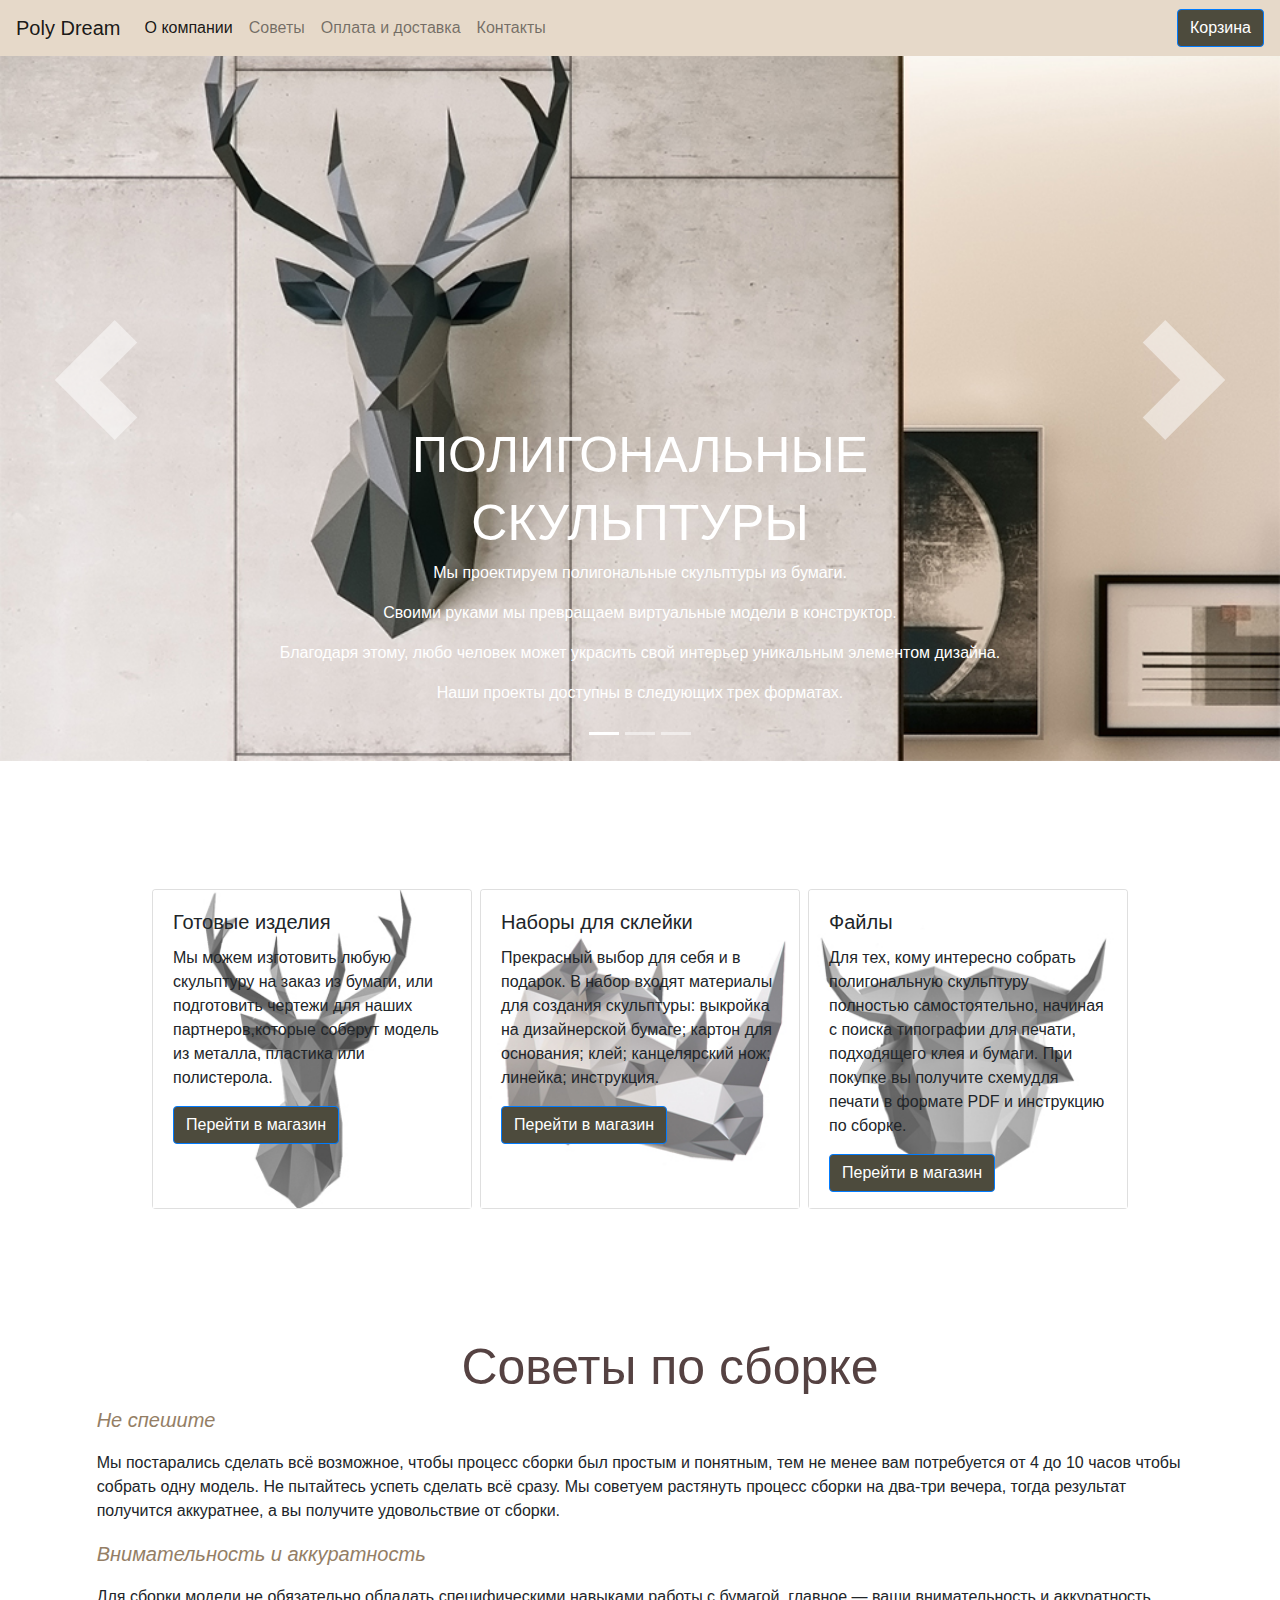
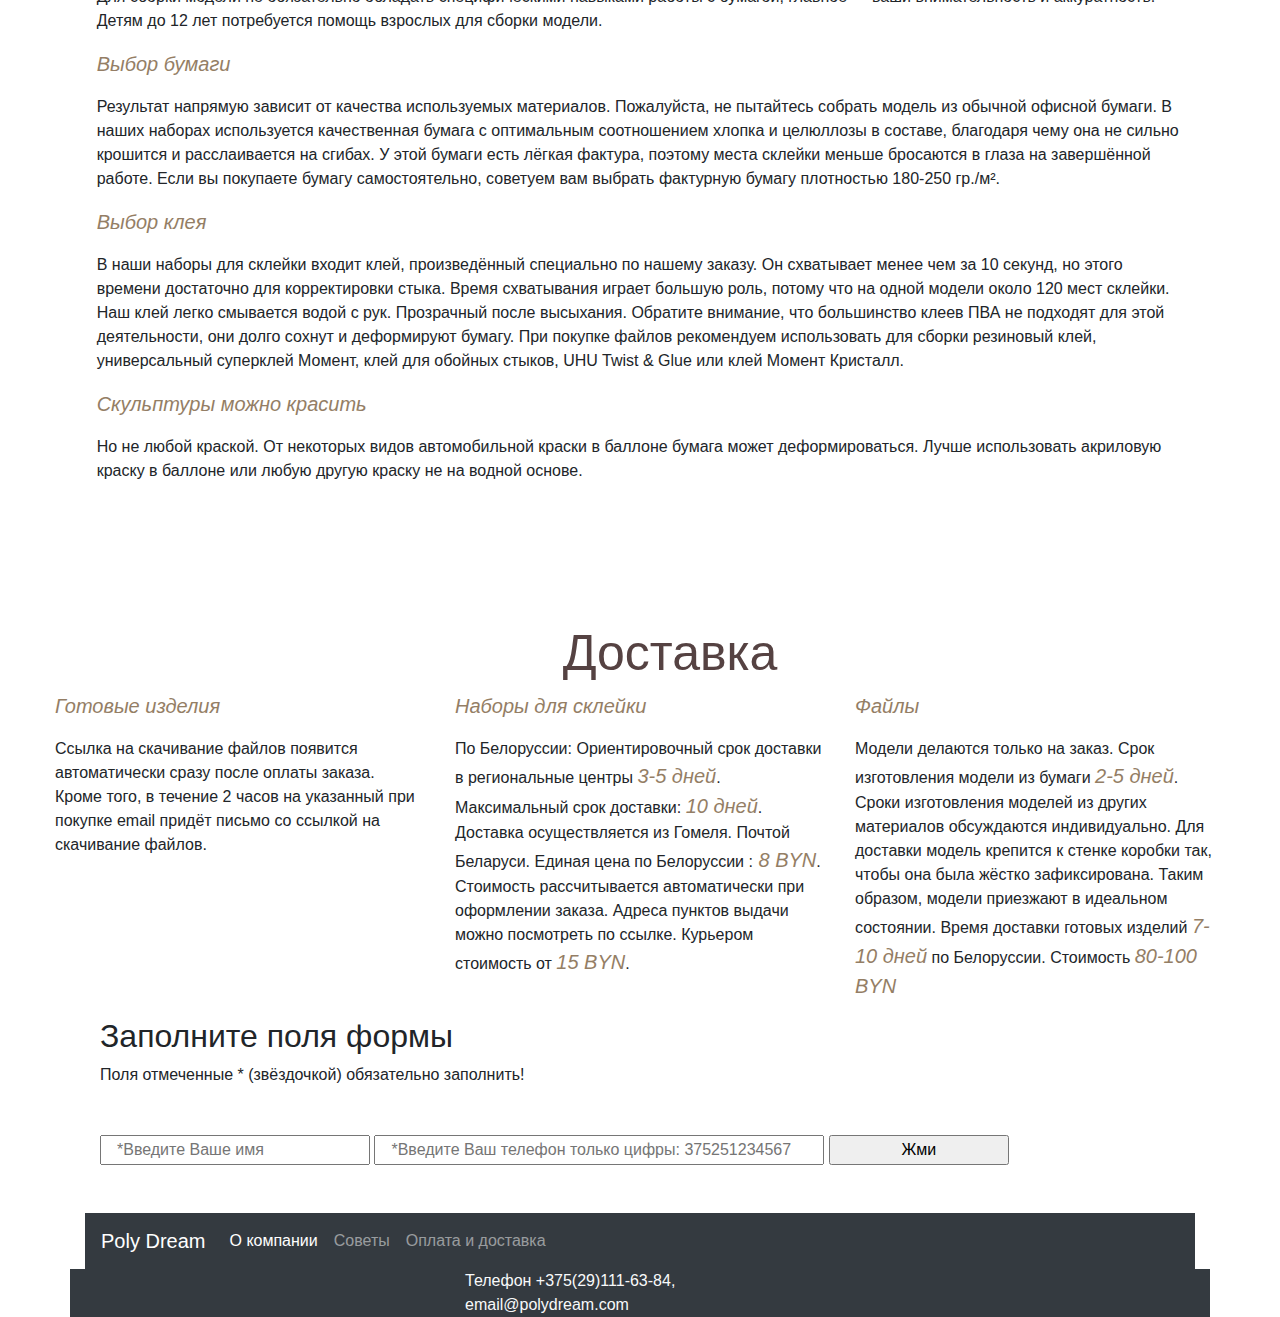
<file: dz10/index.html>
<!doctype html>
<html lang="ru">
  <head>
    <!-- Required meta tags -->
    <meta charset="utf-8">
    <meta name="viewport" content="width=device-width, initial-scale=1, shrink-to-fit=no">

    <!-- Bootstrap CSS -->
    <link rel="stylesheet" href="https://stackpath.bootstrapcdn.com/bootstrap/4.3.1/css/bootstrap.min.css" integrity="sha384-ggOyR0iXCbMQv3Xipma34MD+dH/1fQ784/j6cY/iJTQUOhcWr7x9JvoRxT2MZw1T" crossorigin="anonymous">
    <!-- подключаем свои стили для корректировки отображения на странице -->
    <link rel="stylesheet" href="css/main.css">
    <title>Изучаем Bootstrap 4</title>
  </head>
  <body>
    <!-- навигационная панель -->
      <nav class="navbar navbar-expand-lg navbar-light bg_nav_me fixed-top">
           <a class="navbar-brand" href="#">Poly Dream</a>
          <button class="navbar-toggler" type="button" data-toggle="collapse" data-target="#navbarSupportedContent" aria-controls="navbarSupportedContent" aria-expanded="false" aria-label="Toggle navigation">
            <span class="navbar-toggler-icon"></span>
          </button>
        
          <div class="collapse navbar-collapse" id="navbarSupportedContent">
            <ul class="navbar-nav mr-auto">
              <li class="nav-item active">
                <a class="nav-link" href="#">О компании <span class="sr-only">(current)</span></a>
              </li>
              <li class="nav-item ">
                <a class="nav-link" href="#onas">Советы</a>
              </li>
              <li class="nav-item">
                <a class="nav-link" href="#">Оплата и доставка</a>
              </li>
              <li class="nav-item">
                <a class="nav-link" href="#">Контакты</a>
              </li>
            </ul>
            
          
          </div>
            <a href="#" class="btn btn-primary btn-me " data-toggle="modal" data-target="#exampleModal">Корзина</a>
          </div>
          </div>
          
          <!-- Modal -->
<div class="modal fade" id="exampleModal" tabindex="-1" role="dialog" aria-labelledby="exampleModalLabel" aria-hidden="true">
    <div class="modal-dialog" role="document">
      <div class="modal-content">
        <div class="modal-header">
          <h5 class="modal-title" id="exampleModalLabel">Отправить заявку для заказа</h5>
          <button type="button" class="close" data-dismiss="modal" aria-label="Close">
            <span aria-hidden="true">&times;</span>
          </button>
        </div>
        <div class="modal-body">
  <!-- форма обратной связи -->
  <form>
    <div class="form-group">
      <label for="exampleInputEmail1">Ваш Email адрес</label>
      <input type="email" class="form-control" id="exampleInputEmail1" aria-describedby="emailHelp" placeholder="Enter email">
      <small id="emailHelp" class="form-text text-muted">Ваши данные не будут переданы третьим лицам</small>
    </div>
    <div class="form-group">
      <label for="exampleInputPassword1">Ваш Пароль</label>
      <input type="password" class="form-control" id="exampleInputPassword1" placeholder="Password">
    </div>
    <div class="form-group form-check">
      <input type="checkbox" class="form-check-input" id="exampleCheck1">
      <label class="form-check-label" for="exampleCheck1">Я Согласен с обработкой моих данных</label>
    </div>
    <button type="submit" class="btn btn-primary">Отправить</button>
  </form>
  
   
  
        </div>
        <div class="modal-footer">
          <button type="button" class="btn btn-secondary" data-dismiss="modal">Закрыть окно</button>
          
        </div>
      </div>
    </div>
        </nav>
        <!-- ---------------------------------------------------- -->
    <div class="container">

      <div class="row">
        <div class="row-left col-md-4">
            
        </div>
        <div class="row-right col-md-8">
           
        </div>
      </div>
    </div>
      
      
    </div>
    <!-- Карусель начало -->
     <div class="bd-example">
        <div id="carouselExampleCaptions" class="carousel slide" data-ride="carousel">
          <ol class="carousel-indicators">
            <li data-target="#carouselExampleCaptions" data-slide-to="0" class="active"></li>
            <li data-target="#carouselExampleCaptions" data-slide-to="1"></li>
            <li data-target="#carouselExampleCaptions" data-slide-to="2"></li>
          </ol>
          <div class="carousel-inner">
            <div class="carousel-item active">
              <img src="images/002.jpg" class="d-block w-100" alt="...">
              <div class="carousel-caption d-none d-md-block">
                <h6>ПОЛИГОНАЛЬНЫЕ</h6>
                <h6> СКУЛЬПТУРЫ</h6>
                <p>Мы проектируем полигональные скульптуры из бумаги.</p> 
                    <p>Своими руками мы превращаем виртуальные модели в конструктор.</p>
                    <p>Благодаря этому, любо человек может украсить свой интерьер уникальным элементом дизайна.</p>
                        <p> Наши проекты доступны в следующих трех форматах.</p>
              </div>
            </div>
            <div class="carousel-item">
              <img src="images/003.jpg" class="d-block w-100" alt="...">
              <div class="carousel-caption d-none d-md-block">
                
              </div>
            </div>
            <div class="carousel-item">
              <img src="images/004.jpg" class="d-block w-100" alt="...">
              <div class="carousel-caption d-none d-md-block">
                
              </div>
            </div>
          </div>
          <a class="carousel-control-prev" href="#carouselExampleCaptions" role="button" data-slide="prev">
            <span class="carousel-control-prev-icon" aria-hidden="true"></span>
            <span class="sr-only">Previous</span>
          </a>
          <a class="carousel-control-next" href="#carouselExampleCaptions" role="button" data-slide="next">
            <span class="carousel-control-next-icon" aria-hidden="true"></span>
            <span class="sr-only">Next</span>
          </a>
        </div>
      </div>
    <!-- карусель окончание -->
    <!-- карточки товаров начало -->
<div class="container-fluid">
    <p id="onas" class="p_hide">Раздел в котором описано кто мы такие</p>
    
    <div class="row justify-content-center">
  <!-- 1-z карточка -->
  <div class="card col-md-3 col-sm-4 m-1 p-0 ">
      <img src="images/005.jpg" class="card-img-top" alt="...">
      <div class="card-body card-img-overlay">
        <h5 class="card-title">Готовые изделия</h5>
        <p class="card-text">Мы можем изготовить любую скульптуру на заказ из бумаги, или подготовить чертежи для наших партнеров,которые соберут модель из металла, пластика или полистерола.</p>
        <a href="#" class="btn btn-primary btn-me stretched-link">Перейти в магазин</a>
        </div>
      </div>
 
  
  <!-- 2-z карточка -->
  <div class="card col-md-3 col-sm-4 m-1 p-0">
        <img src="images/006.jpg" class="card-img-top" alt="...">
        <div class="card-body card-img-overlay">
          <h5 class="card-title">Наборы для склейки</h5>
          <p class="card-text">Прекрасный выбор для себя и в подарок. В набор входят материалы для создания скульптуры: выкройка на дизайнерской бумаге; картон для основания; клей; канцелярский нож; линейка; инструкция.</p>
          <a href="#" class="btn btn-primary btn-me stretched-link">Перейти в магазин</a>
        </div>
      </div>
        <!-- 3-z карточка -->
  
      <div class="card col-md-3 col-sm-4 m-1 p-0 ">
          <img src="images/007.jpg" class="card-img-top" alt="...">
          <div class="card-body card-img-overlay">
            <h5 class="card-title">Файлы</h5>
            <p class="card-text">Для тех, кому интересно собрать полигональную скульптуру полностью самостоятельно, начиная с поиска типографии для печати, подходящего клея и бумаги. При покупке вы получите схемудля печати в формате PDF и инструкцию по сборке.</p>
            <a href="#" class="btn btn-primary btn-me stretched-link" >Перейти в магазин</a>
          </div>
        </div>
          </div>
         
  </div>
  
    <div class="container-fluid">
      <p id="onas" class="p_hide">Раздел в котором описано кто мы такие</p>
      <div class="row justify-content-center">

        <h1>Советы по сборке</h1>
        <div class="row">
            <div class="row justify-content-center">
         
          <div class="col-md-10">
            
              <p><i>Не спешите</i></p>
             
              <p>Мы постарались сделать всё возможное, чтобы процесс сборки был простым и понятным, тем не менее вам потребуется от 4 до 10 часов чтобы собрать одну модель. Не пытайтесь успеть сделать всё сразу. Мы советуем растянуть процесс сборки на два-три вечера, тогда результат получится аккуратнее, а вы получите удовольствие от сборки.</p>
          </div>
          <div class="col-md-10">
              <p><i>Внимательность и аккуратность</i></p>
            
              <p>Для сборки модели не обязательно обладать специфическими навыками работы с бумагой, главное — ваши внимательность и аккуратность. Детям до 12 лет потребуется помощь взрослых для сборки модели.</p>
          </div>
          <div class="col-md-10">
              <p><i>Выбор бумаги</i></p>
      
              <p>Результат напрямую зависит от качества используемых материалов. Пожалуйста, не пытайтесь собрать модель из обычной офисной бумаги. В наших наборах используется качественная бумага с оптимальным соотношением хлопка и целюллозы в составе, благодаря чему она не сильно крошится и расслаивается на сгибах. У этой бумаги есть лёгкая фактура, поэтому места склейки меньше бросаются в глаза на завершённой работе. Если вы покупаете бумагу самостоятельно, советуем вам выбрать фактурную бумагу плотностью 180-250 гр./м².</p>
            </div>
            <div class="col-md-10">
                <p><i>Выбор клея</i></p>
             
              
              <p>В наши наборы для склейки входит клей, произведённый специально по нашему заказу. Он схватывает менее чем за 10 секунд, но этого времени достаточно для корректировки стыка. Время схватывания играет большую роль, потому что на одной модели около 120 мест склейки. Наш клей легко смывается водой с рук. Прозрачный после высыхания. Обратите внимание, что большинство клеев ПВА не подходят для этой деятельности, они долго сохнут и деформируют бумагу. При покупке файлов рекомендуем использовать для сборки резиновый клей, универсальный суперклей Момент, клей для обойных стыков, UHU Twist & Glue или клей Момент Кристалл.</p>
              </div>
                <div class="col-md-10">
              <p><i>Скульптуры можно красить</i></p>
            
              <p>Но не любой краской. От некоторых видов автомобильной краски в баллоне бумага может деформироваться. Лучше использовать акриловую краску в баллоне или любую другую краску не на водной основе.</p>
              
          </div>
        </div>
        <div class="container">
      <p id="onas" class="p_hide">Раздел в котором описано кто мы такие</p>
      <div class="row">
          <div class="row justify-content-center">
        <h1>Доставка</h1>
        
        <div class="row">
          <div class="col-md-4">
              
                <p><i>Готовые изделия</i></p>

                
              <p>Ссылка на скачивание файлов появится автоматически сразу после оплаты заказа. Кроме того, в течение 2 часов на указанный при покупке email придёт письмо со ссылкой на скачивание файлов.</p>
          </div>
          <div class="col-md-4">
              
              <p><i>Наборы для склейки</i></p>
              <p>По Белоруссии: Ориентировочный срок доставки в региональные центры <i>3-5 дней</i>. Максимальный срок доставки: <i>10 дней</i>. Доставка осуществляется из Гомеля.

                  Почтой Беларуси. Единая цена по Белоруссии :<i> 8 BYN</i>. 
                   Стоимость рассчитывается автоматически при оформлении заказа. Адреса пунктов выдачи можно посмотреть по ссылке.
                  Курьером стоимость от <i>15 BYN</i>.
                   </p>
          </div>
          <div class="col-md-4">
        <p><i>Файлы</i></p>
              <p>Модели делаются только на заказ. Срок изготовления модели из бумаги  <i>2-5 дней</i>. Сроки изготовления моделей из других материалов обсуждаются индивидуально.

                  Для доставки модель крепится к стенке коробки так, чтобы она была жёстко зафиксирована. Таким образом, модели приезжают в идеальном состоянии. Время доставки готовых изделий <i>7-10 дней</i> по Белоруссии. Стоимость <i>80-100 BYN</i></p>
            
                  
                </div>
              </div>
            </div>
          </div>
       
        
      
         <!-- форма обратной связи -->
<div class="container">
    <h2>Заполните поля формы</h2>
    <p>Поля отмеченные * (звёздочкой) обязательно заполнить!</p>
    <div class="row justify-content-center my-5">
      <form action="formd.php" method="POST" name="me_form" class="container">
  <!-- <p>Введите Ваше имя:</p> -->
  <input type="text" name="form_name" maxlength="30" class="col-md-3" placeholder="*Введите Ваше имя" required>
  <!-- <p>Введите Ваш телефон:</p> -->
  <input type="text" pattern="[0-9]+" name="form_tel" class="col-md-5" placeholder="*Введите Ваш телефон только цифры: 375251234567" required>
  
  <input type="submit" class="col-md-2" value="Жми">
      </form>
    </div>
  </div>
  
<!-- подвал -->
<div class="container-fluide">
    <nav class="navbar navbar-expand-lg navbar-dark bg-dark">
      <a class="navbar-brand" href="#">Poly Dream</a>
      <button class="navbar-toggler" type="button" data-toggle="collapse" data-target="#navbarSupportedContent" aria-controls="navbarSupportedContent" aria-expanded="false" aria-label="Toggle navigation">
        <span class="navbar-toggler-icon"></span>
      </button>
    
      <div class="collapse navbar-collapse" id="navbarSupportedContent">
        <ul class="navbar-nav mr-auto">
          <li class="nav-item active">
            <a class="nav-link" href="#">О компании <span class="sr-only">(current)</span></a>
          </li>
          <li class="nav-item">
            <a class="nav-link" href="#onas">Советы</a>
          </li>
          <li class="nav-item">
            <a class="nav-link" href="#">Оплата и доставка</a>
          </li>
        </ul>
        
    </nav>
    <!-- ---------------------------------------------------- -->
  <div class="row bg-dark">
    <div class="col"></div>
    <div class="col text-light ">Телефон +375(29)111-63-84, email@polydream.com</div>
    <div class="col"></div>
  </div>
  </div>
  


    <!-- Optional JavaScript -->
    <!-- jQuery first, then Popper.js, then Bootstrap JS -->
    <script src="https://code.jquery.com/jquery-3.3.1.slim.min.js" integrity="sha384-q8i/X+965DzO0rT7abK41JStQIAqVgRVzpbzo5smXKp4YfRvH+8abtTE1Pi6jizo" crossorigin="anonymous"></script>
    <script src="https://cdnjs.cloudflare.com/ajax/libs/popper.js/1.14.7/umd/popper.min.js" integrity="sha384-UO2eT0CpHqdSJQ6hJty5KVphtPhzWj9WO1clHTMGa3JDZwrnQq4sF86dIHNDz0W1" crossorigin="anonymous"></script>
    <script src="https://stackpath.bootstrapcdn.com/bootstrap/4.3.1/js/bootstrap.min.js" integrity="sha384-JjSmVgyd0p3pXB1rRibZUAYoIIy6OrQ6VrjIEaFf/nJGzIxFDsf4x0xIM+B07jRM" crossorigin="anonymous"></script>
  </body>
</html>
</file>
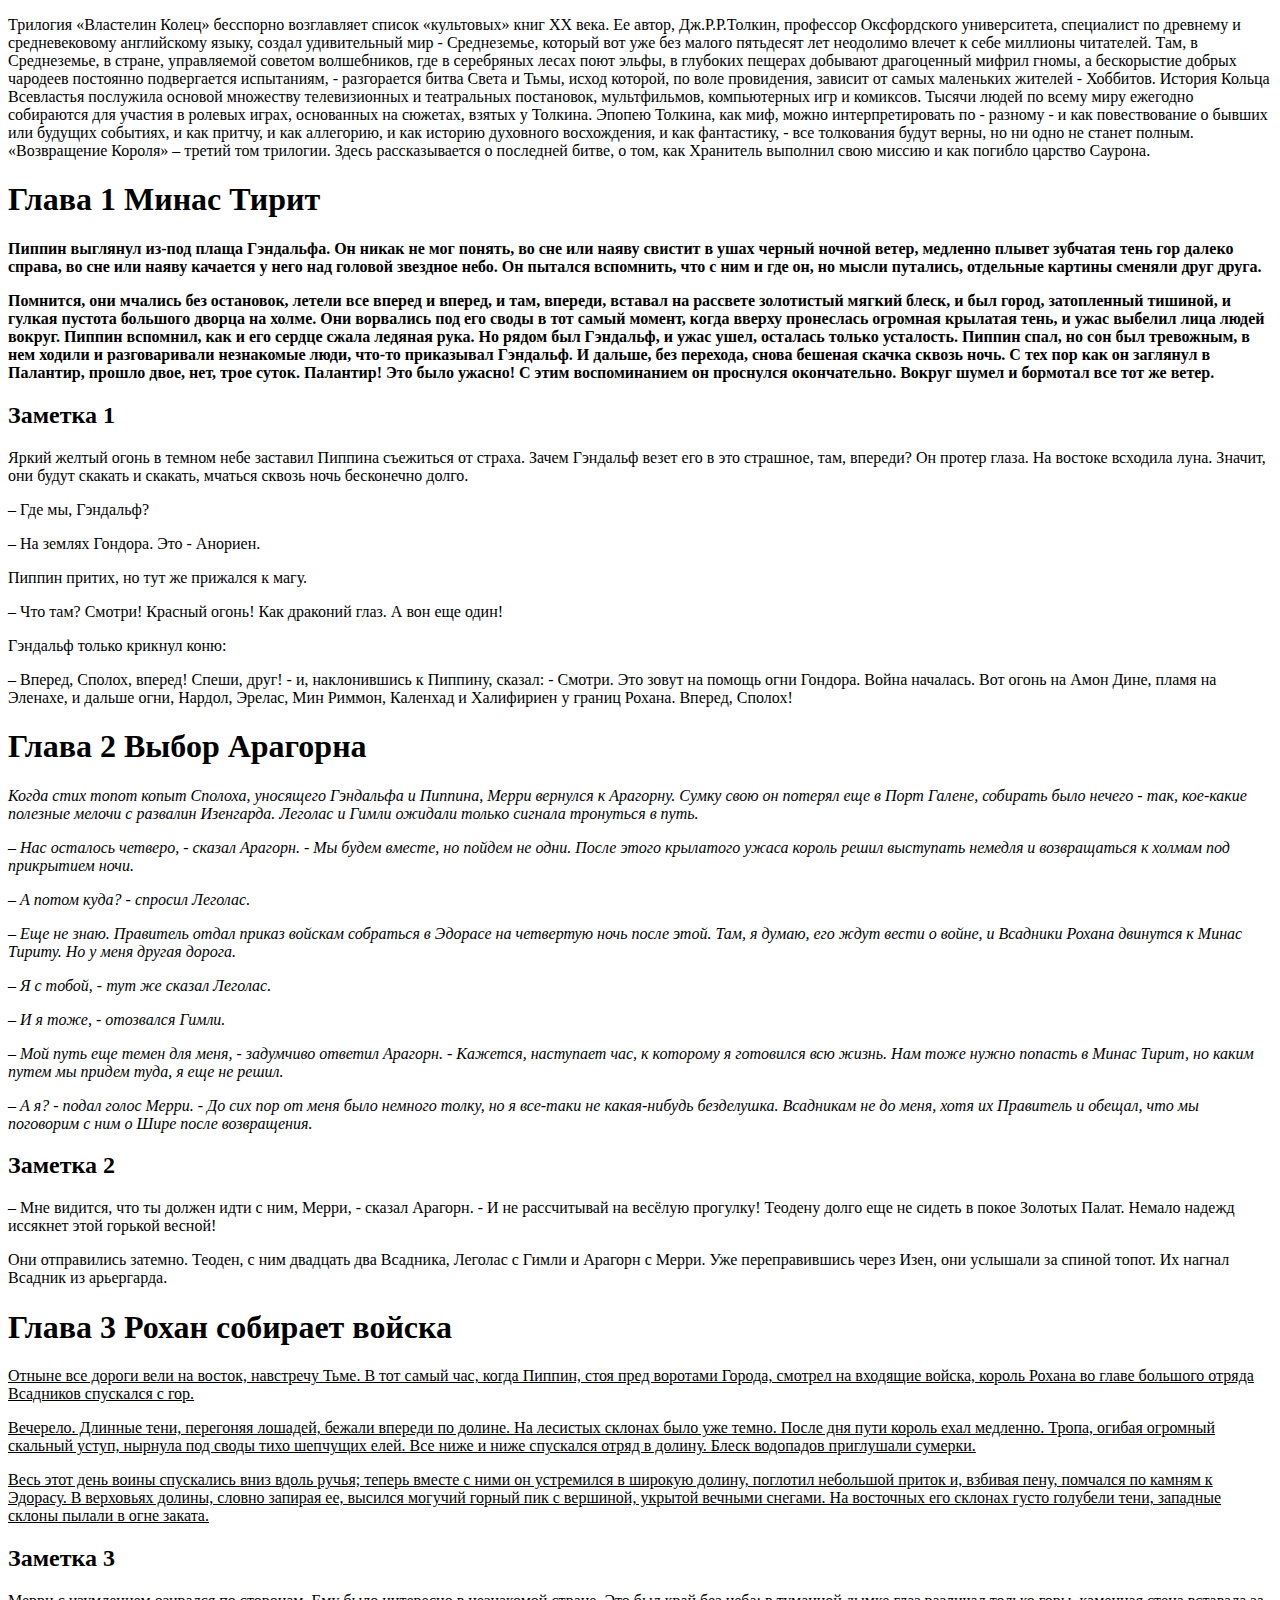
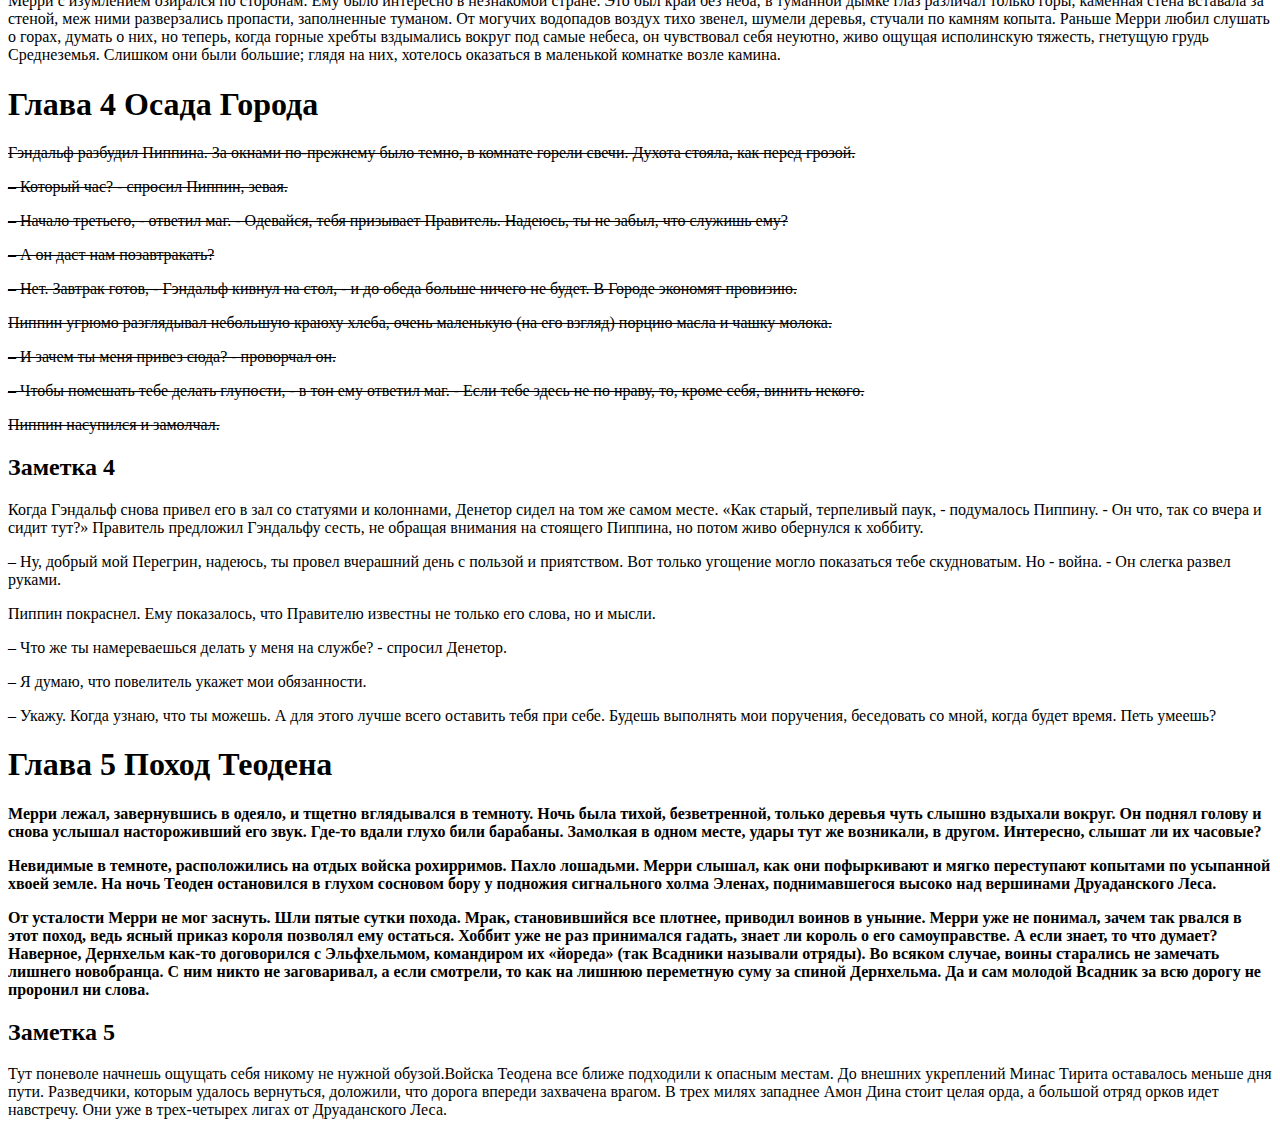
<file: dz2/index.html>
<!DOCTYPE html>
    <html lang="ru">    
    <head>
        <meta charset="utf-8">
        <title>Книга пятая</title>
</head>
<body>
    <p>Трилогия «Властелин Колец» бесспорно возглавляет список «культовых» книг XX века. Ее автор, Дж.Р.Р.Толкин, профессор Оксфордского университета, специалист по древнему и средневековому английскому языку, создал удивительный мир - Среднеземье, который вот уже без малого пятьдесят лет неодолимо влечет к себе миллионы читателей. Там, в Среднеземье, в стране, управляемой советом волшебников, где в серебряных лесах поют эльфы, в глубоких пещерах добывают драгоценный мифрил гномы, а бескорыстие добрых чародеев постоянно подвергается испытаниям, - разгорается битва Света и Тьмы, исход которой, по воле провидения, зависит от самых маленьких жителей - Хоббитов. История Кольца Всевластья послужила основой множеству телевизионных и театральных постановок, мультфильмов, компьютерных игр и комиксов. Тысячи людей по всему миру ежегодно собираются для участия в ролевых играх, основанных на сюжетах, взятых у Толкина. Эпопею Толкина, как миф, можно интерпретировать по - разному - и как повествование о бывших или будущих событиях, и как притчу, и как аллегорию, и как историю духовного восхождения, и как фантастику, - все толкования будут верны, но ни одно не станет полным. «Возвращение Короля» – третий том трилогии. Здесь рассказывается о последней битве, о том, как Хранитель выполнил свою миссию и как погибло царство Саурона. </p>
        <h1>Глава 1 Минас Тирит</h1>
            <p><b>Пиппин выглянул из-под плаща Гэндальфа. Он никак не мог понять, во сне или наяву свистит в ушах черный ночной ветер, медленно плывет зубчатая тень гор далеко справа, во сне или наяву качается у него над головой звездное небо. Он пытался вспомнить, что с ним и где он, но мысли путались, отдельные картины сменяли друг друга.</b> </p>
            <p><b>Помнится, они мчались без остановок, летели все вперед и вперед, и там, впереди, вставал на рассвете золотистый мягкий блеск, и был город, затопленный тишиной, и гулкая пустота большого дворца на холме. Они ворвались под его своды в тот самый момент, когда вверху пронеслась огромная крылатая тень, и ужас выбелил лица людей вокруг. Пиппин вспомнил, как и его сердце сжала ледяная рука. Но рядом был Гэндальф, и ужас ушел, осталась только усталость. Пиппин спал, но сон был тревожным, в нем ходили и разговаривали незнакомые люди, что-то приказывал Гэндальф. И дальше, без перехода, снова бешеная скачка сквозь ночь. С тех пор как он заглянул в Палантир, прошло двое, нет, трое суток. Палантир! Это было ужасно! С этим воспоминанием он проснулся окончательно. Вокруг шумел и бормотал все тот же ветер.</b></p>
         <h2>Заметка 1</h2>
            <p>Яркий желтый огонь в темном небе заставил Пиппина съежиться от страха. Зачем Гэндальф везет его в это страшное, там, впереди? Он протер глаза. На востоке всходила луна. Значит, они будут скакать и скакать, мчаться сквозь ночь бесконечно долго. </p>
            <p>– Где мы, Гэндальф? </p>
            <p>– На землях Гондора. Это - Анориен. </p>
            <p>Пиппин притих, но тут же прижался к магу. </p>
            <p>– Что там? Смотри! Красный огонь! Как драконий глаз. А вон еще один! </p>
            <p>Гэндальф только крикнул коню: </p>
            <p>– Вперед, Сполох, вперед! Спеши, друг! - и, наклонившись к Пиппину, сказал: - Смотри. Это зовут на помощь огни Гондора. Война началась. Вот огонь на Амон Дине, пламя на Эленахе, и дальше огни, Нардол, Эрелас, Мин Риммон, Каленхад и Халифириен у границ Рохана. Вперед, Сполох! </p>
        <h1>Глава 2 Выбор Арагорна </h1>  
            <p><i>Когда стих топот копыт Сполоха, уносящего Гэндальфа и Пиппина, Мерри вернулся к Арагорну. Сумку свою он потерял еще в Порт Галене, собирать было нечего - так, кое-какие полезные мелочи с развалин Изенгарда. Леголас и Гимли ожидали только сигнала тронуться в путь. </i></p> 
            <p><i>– Нас осталось четверо, - сказал Арагорн. - Мы будем вместе, но пойдем не одни. После этого крылатого ужаса король решил выступать немедля и возвращаться к холмам под прикрытием ночи.</i></p> 
            <p><i>– А потом куда? - спросил Леголас.</i> </p>
            <p><i>– Еще не знаю. Правитель отдал приказ войскам собраться в Эдорасе на четвертую ночь после этой. Там, я думаю, его ждут вести о войне, и Всадники Рохана двинутся к Минас Тириту. Но у меня другая дорога.</i> </p>
            <p><i>– Я с тобой, - тут же сказал Леголас.</i> </p>
            <p><i>– И я тоже, - отозвался Гимли.</i> </p>
            <p><i>– Мой путь еще темен для меня, - задумчиво ответил Арагорн. - Кажется, наступает час, к которому я готовился всю жизнь. Нам тоже нужно попасть в Минас Тирит, но каким путем мы придем туда, я еще не решил.</i> </p>
            <p><i>– А я? - подал голос Мерри. - До сих пор от меня было немного толку, но я все-таки не какая-нибудь безделушка. Всадникам не до меня,  хотя их Правитель и обещал, что мы поговорим с ним о Шире после возвращения.</i> </p>
        <h2>Заметка 2</h2>
            <p>– Мне видится, что ты должен идти с ним, Мерри, - сказал Арагорн. - И не рассчитывай на весёлую прогулку! Теодену долго еще не сидеть в покое Золотых Палат. Немало надежд иссякнет этой горькой весной! </p>
            <p>Они отправились затемно. Теоден, с ним двадцать два Всадника, Леголас с Гимли и Арагорн с Мерри. Уже переправившись через Изен, они услышали за спиной топот. Их нагнал Всадник из арьергарда. </p>
        <h1>Глава 3 Рохан собирает войска </h1>
            <p><ins>Отныне все дороги вели на восток, навстречу Тьме. В тот самый час, когда Пиппин, стоя пред воротами Города, смотрел на входящие войска, король Рохана во главе большого отряда Всадников спускался с гор. </ins></p>
            <p><ins>Вечерело. Длинные тени, перегоняя лошадей, бежали впереди по долине. На лесистых склонах было уже темно. После дня пути король ехал медленно. Тропа, огибая огромный скальный уступ, нырнула под своды тихо шепчущих елей. Все ниже и ниже спускался отряд в долину. Блеск водопадов приглушали сумерки. </ins></p>
            <p><ins>Весь этот день воины спускались вниз вдоль ручья; теперь вместе с ними он устремился в широкую долину, поглотил небольшой приток и, взбивая пену, помчался по камням к Эдорасу. В верховьях долины, словно запирая ее, высился могучий горный пик с вершиной, укрытой вечными снегами. На восточных его склонах густо голубели тени, западные склоны пылали в огне заката. </ins></p>
        <h2>Заметка 3 </h2>
            <p>Мерри с изумлением озирался по сторонам. Ему было интересно в незнакомой стране. Это был край без неба; в туманной дымке глаз различал только горы, каменная стена вставала за стеной, меж ними разверзались пропасти, заполненные туманом. От могучих водопадов воздух тихо звенел, шумели деревья, стучали по камням копыта. Раньше Мерри любил слушать о горах, думать о них, но теперь, когда горные хребты вздымались вокруг под самые небеса, он чувствовал себя неуютно, живо ощущая исполинскую тяжесть, гнетущую грудь Среднеземья. Слишком они были большие; глядя на них, хотелось оказаться в маленькой комнатке возле камина.</p>
        <h1>Глава 4 Осада Города </h1>
            <p><del>Гэндальф разбудил Пиппина. За окнами по-прежнему было темно, в комнате горели свечи. Духота стояла, как перед грозой. </del></p>
            <p><del>– Который час? - спросил Пиппин, зевая. </del></p>
            <p><del>– Начало третьего, - ответил маг. - Одевайся, тебя призывает Правитель. Надеюсь, ты не забыл, что служишь ему? </del></p>
            <p><del>– А он даст нам позавтракать? </del></p>
            <p><del>– Нет. Завтрак готов, - Гэндальф кивнул на стол, - и до обеда больше ничего не будет. В Городе экономят провизию. </del></p>
            <p><del>Пиппин угрюмо разглядывал небольшую краюху хлеба, очень маленькую (на его взгляд) порцию масла и чашку молока. </del></p>
            <p><del>– И зачем ты меня привез сюда? - проворчал он. </del></p>
            <p><del>– Чтобы помешать тебе делать глупости, - в тон ему ответил маг. - Если тебе здесь не по нраву, то, кроме себя, винить некого. </del></p>
            <p><del>Пиппин насупился и замолчал. </del></p>
        <h2>Заметка 4 </h2>
            <p>Когда Гэндальф снова привел его в зал со статуями и колоннами, Денетор сидел на том же самом месте. «Как старый, терпеливый паук, - подумалось Пиппину. - Он что, так со вчера и сидит тут?» Правитель предложил Гэндальфу сесть, не обращая внимания на стоящего Пиппина, но потом живо обернулся к хоббиту. </p>
            <p>– Ну, добрый мой Перегрин, надеюсь, ты провел вчерашний день с пользой и приятством. Вот только угощение могло показаться тебе скудноватым. Но - война. - Он слегка развел руками. </p>
            <p>Пиппин покраснел. Ему показалось, что Правителю известны не только его слова, но и мысли. </p>
            <p>– Что же ты намереваешься делать у меня на службе? - спросил Денетор. </p>
            <p>– Я думаю, что повелитель укажет мои обязанности. </p>
            <p>– Укажу. Когда узнаю, что ты можешь. А для этого лучше всего оставить тебя при себе. Будешь выполнять мои поручения, беседовать со мной, когда будет время. Петь умеешь? </p>
        <h1>Глава 5 Поход Теодена </h1>
            <p><b>Мерри лежал, завернувшись в одеяло, и тщетно вглядывался в темноту. Ночь была тихой, безветренной, только деревья чуть слышно вздыхали вокруг. Он поднял голову и снова услышал настороживший его звук. Где-то вдали глухо били барабаны. Замолкая в одном месте, удары тут же возникали, в другом. Интересно, слышат ли их часовые? </b></p>
            <p><b>Невидимые в темноте, расположились на отдых войска рохирримов. Пахло лошадьми. Мерри слышал, как они пофыркивают и мягко переступают копытами по усыпанной хвоей земле. На ночь Теоден остановился в глухом сосновом бору у подножия сигнального холма Эленах, поднимавшегося высоко над вершинами Друаданского Леса. </b></p>
            <p><b>От усталости Мерри не мог заснуть. Шли пятые сутки похода. Мрак, становившийся все плотнее, приводил воинов в уныние. Мерри уже не понимал, зачем так рвался в этот поход, ведь ясный приказ короля позволял ему остаться. Хоббит уже не раз принимался гадать, знает ли король о его самоуправстве. А если знает, то что думает? Наверное, Дернхельм как-то договорился с Эльфхельмом, командиром их «йореда» (так Всадники называли отряды). Во всяком случае, воины старались не замечать лишнего новобранца. С ним никто не заговаривал, а если смотрели, то как на лишнюю переметную суму за спиной Дернхельма. Да и сам молодой Всадник за всю дорогу не проронил ни слова. </b></p>
        <h2>Заметка 5 </h2>
            <p>Тут поневоле начнешь ощущать себя никому не нужной обузой.Войска Теодена все ближе подходили к опасным местам. До внешних укреплений Минас Тирита оставалось меньше дня пути. Разведчики, которым удалось вернуться, доложили, что дорога впереди захвачена врагом. В трех милях западнее Амон Дина стоит целая орда, а большой отряд орков идет навстречу. Они уже в трех-четырех лигах от Друаданского Леса.</p>
</file>
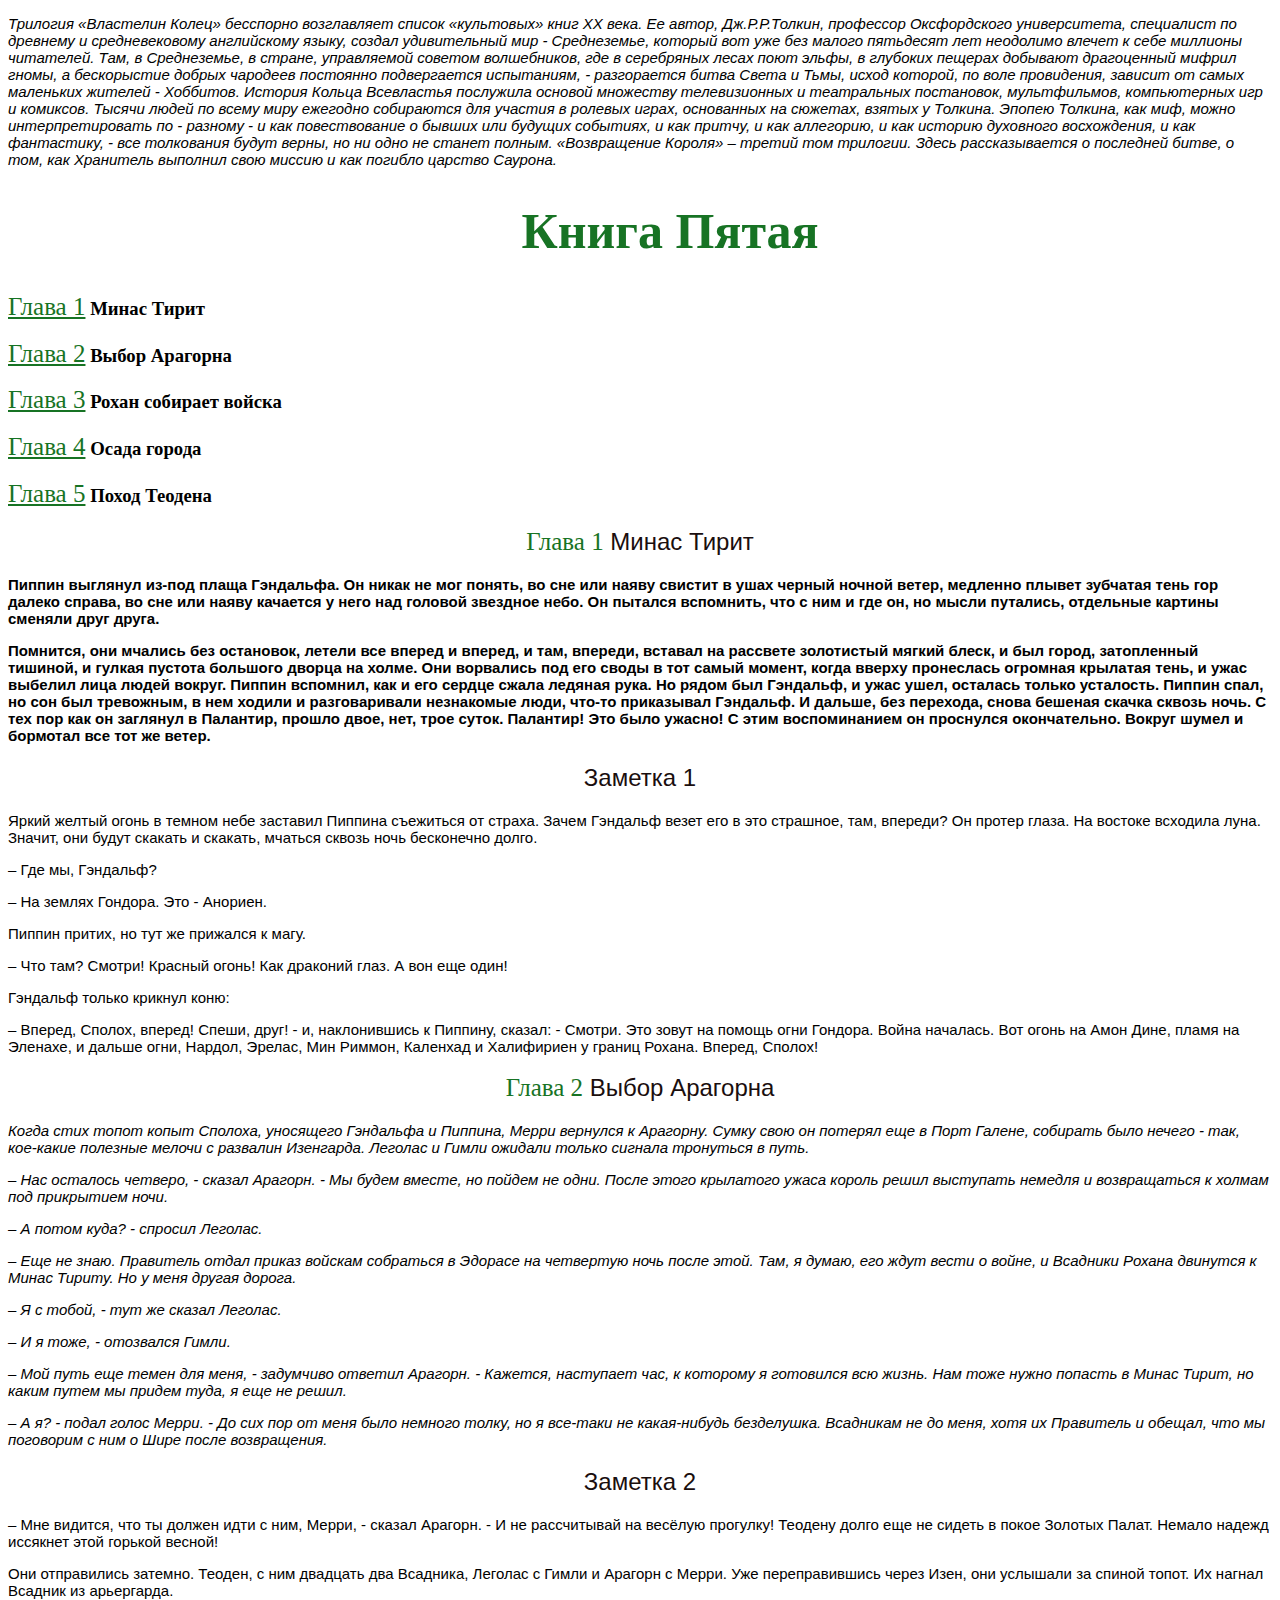
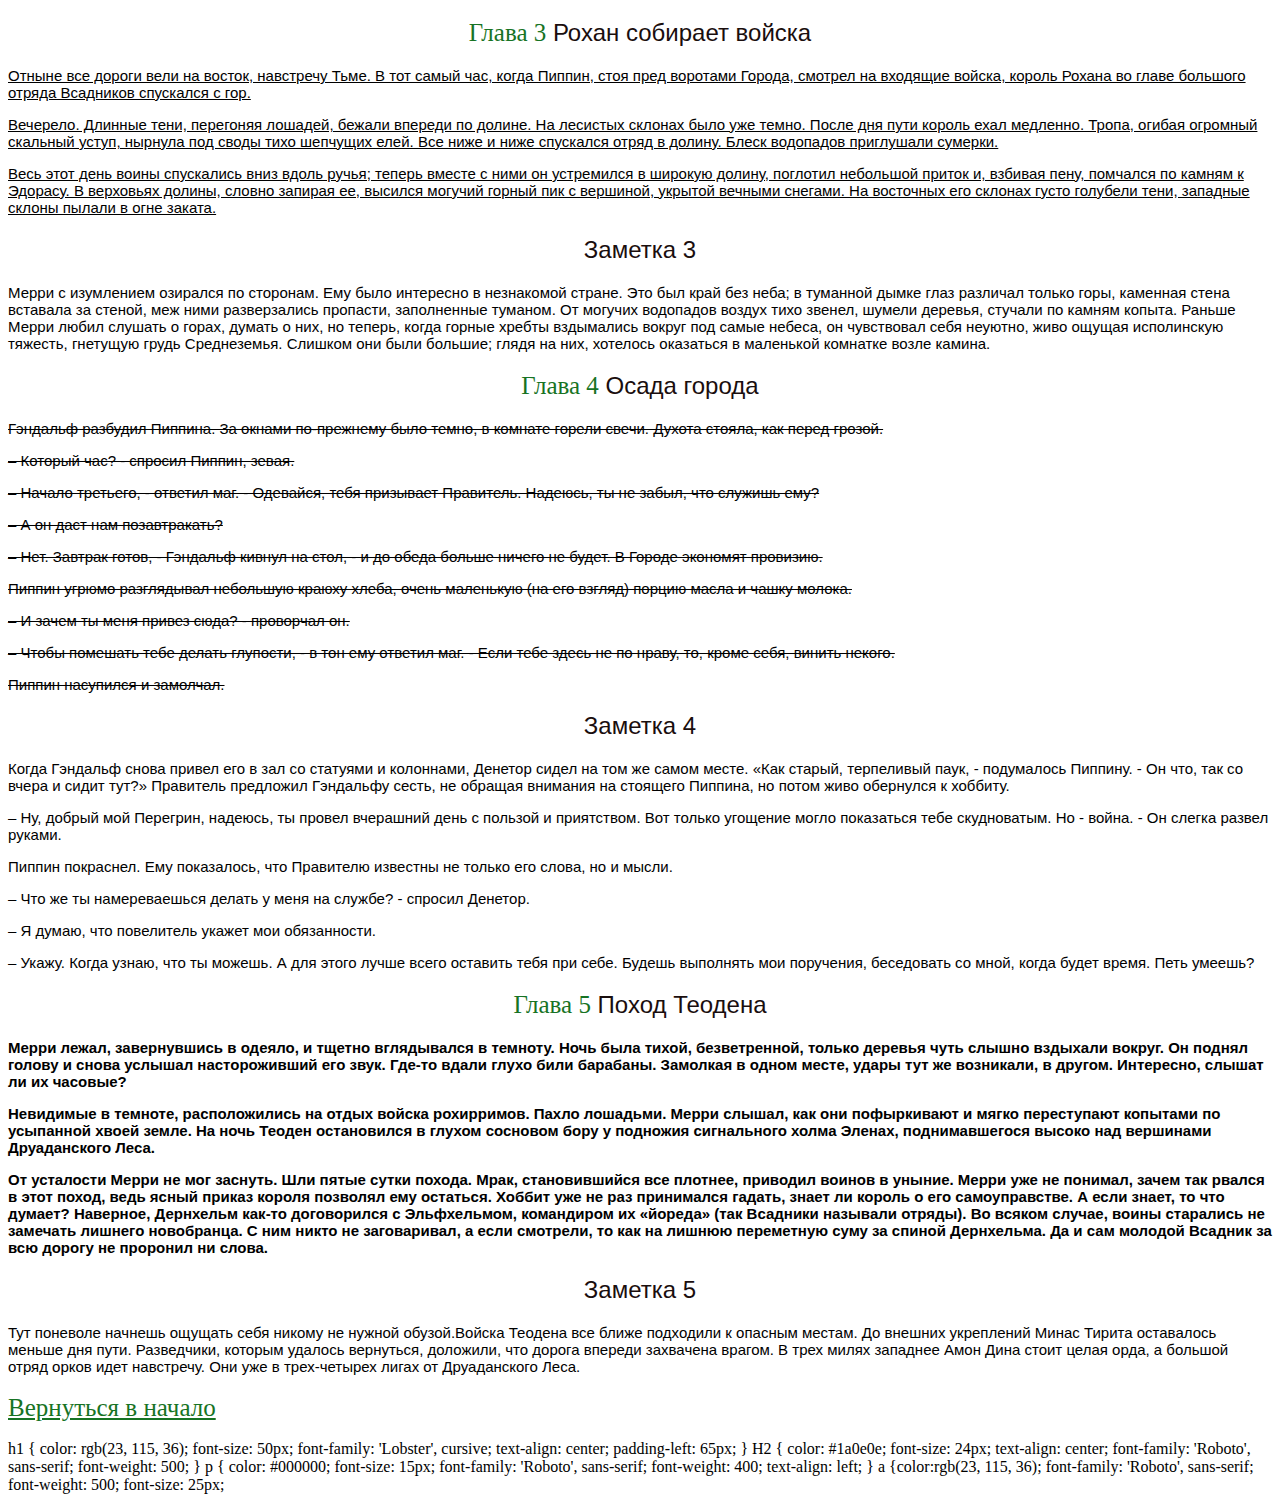
<file: dz4/index.html>
<!DOCTYPE html>
    <html lang="ru">    
    <head>
        <meta charset="utf-8">
        <meta name="viewport" content="width=device-width, initial-scale=1.0">
        <meta http-equiv="X-UA-Compatible" content="ie=edge">
        <title>Книга пятая</title>
        
        <link rel="stylesheet" href="mypage.css">
</head>
<body>
    <p><i class="zero">Трилогия «Властелин Колец» бесспорно возглавляет список «культовых» книг XX века. Ее автор, Дж.Р.Р.Толкин, профессор Оксфордского университета, специалист по древнему и средневековому английскому языку, создал удивительный мир - Среднеземье, который вот уже без малого пятьдесят лет неодолимо влечет к себе миллионы читателей. Там, в Среднеземье, в стране, управляемой советом волшебников, где в серебряных лесах поют эльфы, в глубоких пещерах добывают драгоценный мифрил гномы, а бескорыстие добрых чародеев постоянно подвергается испытаниям, - разгорается битва Света и Тьмы, исход которой, по воле провидения, зависит от самых маленьких жителей - Хоббитов. История Кольца Всевластья послужила основой множеству телевизионных и театральных постановок, мультфильмов, компьютерных игр и комиксов. Тысячи людей по всему миру ежегодно собираются для участия в ролевых играх, основанных на сюжетах, взятых у Толкина. Эпопею Толкина, как миф, можно интерпретировать по - разному - и как повествование о бывших или будущих событиях, и как притчу, и как аллегорию, и как историю духовного восхождения, и как фантастику, - все толкования будут верны, но ни одно не станет полным. «Возвращение Короля» – третий том трилогии. Здесь рассказывается о последней битве, о том, как Хранитель выполнил свою миссию и как погибло царство Саурона.</i> </p>
    <h1>Книга Пятая</h1>
    <h3><a href="#111">Глава 1</a> Минас Тирит</h3> 
    <h3><a href="#222">Глава 2</a> Выбор Арагорна</h3>
    <h3><a href="#333">Глава 3</a> Рохан собирает войска</h3>
    <h3><a href="#444">Глава 4</a> Осада города</h3>
    <h3><a href="#555">Глава 5</a> Поход Теодена</h3>       
    <h2><a id="111">Глава 1</a> Минас Тирит</h2>
            <p><b>Пиппин выглянул из-под плаща Гэндальфа. Он никак не мог понять, во сне или наяву свистит в ушах черный ночной ветер, медленно плывет зубчатая тень гор далеко справа, во сне или наяву качается у него над головой звездное небо. Он пытался вспомнить, что с ним и где он, но мысли путались, отдельные картины сменяли друг друга.</b> </p>
            <p><b>Помнится, они мчались без остановок, летели все вперед и вперед, и там, впереди, вставал на рассвете золотистый мягкий блеск, и был город, затопленный тишиной, и гулкая пустота большого дворца на холме. Они ворвались под его своды в тот самый момент, когда вверху пронеслась огромная крылатая тень, и ужас выбелил лица людей вокруг. Пиппин вспомнил, как и его сердце сжала ледяная рука. Но рядом был Гэндальф, и ужас ушел, осталась только усталость. Пиппин спал, но сон был тревожным, в нем ходили и разговаривали незнакомые люди, что-то приказывал Гэндальф. И дальше, без перехода, снова бешеная скачка сквозь ночь. С тех пор как он заглянул в Палантир, прошло двое, нет, трое суток. Палантир! Это было ужасно! С этим воспоминанием он проснулся окончательно. Вокруг шумел и бормотал все тот же ветер.</b></p>
         <h2>Заметка 1</h2>
            <p>Яркий желтый огонь в темном небе заставил Пиппина съежиться от страха. Зачем Гэндальф везет его в это страшное, там, впереди? Он протер глаза. На востоке всходила луна. Значит, они будут скакать и скакать, мчаться сквозь ночь бесконечно долго. </p>
            <p>– Где мы, Гэндальф? </p>
            <p>– На землях Гондора. Это - Анориен. </p>
            <p>Пиппин притих, но тут же прижался к магу. </p>
            <p>– Что там? Смотри! Красный огонь! Как драконий глаз. А вон еще один! </p>
            <p>Гэндальф только крикнул коню: </p>
            <p>– Вперед, Сполох, вперед! Спеши, друг! - и, наклонившись к Пиппину, сказал: - Смотри. Это зовут на помощь огни Гондора. Война началась. Вот огонь на Амон Дине, пламя на Эленахе, и дальше огни, Нардол, Эрелас, Мин Риммон, Каленхад и Халифириен у границ Рохана. Вперед, Сполох! </p>
            <h2><a id="222">Глава 2</a> Выбор Арагорна</h2> 
            <p><i>Когда стих топот копыт Сполоха, уносящего Гэндальфа и Пиппина, Мерри вернулся к Арагорну. Сумку свою он потерял еще в Порт Галене, собирать было нечего - так, кое-какие полезные мелочи с развалин Изенгарда. Леголас и Гимли ожидали только сигнала тронуться в путь. </i></p> 
            <p><i>– Нас осталось четверо, - сказал Арагорн. - Мы будем вместе, но пойдем не одни. После этого крылатого ужаса король решил выступать немедля и возвращаться к холмам под прикрытием ночи.</i></p> 
            <p><i>– А потом куда? - спросил Леголас.</i> </p>
            <p><i>– Еще не знаю. Правитель отдал приказ войскам собраться в Эдорасе на четвертую ночь после этой. Там, я думаю, его ждут вести о войне, и Всадники Рохана двинутся к Минас Тириту. Но у меня другая дорога.</i> </p>
            <p><i>– Я с тобой, - тут же сказал Леголас.</i> </p>
            <p><i>– И я тоже, - отозвался Гимли.</i> </p>
            <p><i>– Мой путь еще темен для меня, - задумчиво ответил Арагорн. - Кажется, наступает час, к которому я готовился всю жизнь. Нам тоже нужно попасть в Минас Тирит, но каким путем мы придем туда, я еще не решил.</i> </p>
            <p><i>– А я? - подал голос Мерри. - До сих пор от меня было немного толку, но я все-таки не какая-нибудь безделушка. Всадникам не до меня,  хотя их Правитель и обещал, что мы поговорим с ним о Шире после возвращения.</i> </p>
        <h2>Заметка 2</h2>
            <p>– Мне видится, что ты должен идти с ним, Мерри, - сказал Арагорн. - И не рассчитывай на весёлую прогулку! Теодену долго еще не сидеть в покое Золотых Палат. Немало надежд иссякнет этой горькой весной! </p>
            <p>Они отправились затемно. Теоден, с ним двадцать два Всадника, Леголас с Гимли и Арагорн с Мерри. Уже переправившись через Изен, они услышали за спиной топот. Их нагнал Всадник из арьергарда. </p>
            <h2><a id="333">Глава 3</a> Рохан собирает войска</h2>
            <p><ins>Отныне все дороги вели на восток, навстречу Тьме. В тот самый час, когда Пиппин, стоя пред воротами Города, смотрел на входящие войска, король Рохана во главе большого отряда Всадников спускался с гор. </ins></p>
            <p><ins>Вечерело. Длинные тени, перегоняя лошадей, бежали впереди по долине. На лесистых склонах было уже темно. После дня пути король ехал медленно. Тропа, огибая огромный скальный уступ, нырнула под своды тихо шепчущих елей. Все ниже и ниже спускался отряд в долину. Блеск водопадов приглушали сумерки. </ins></p>
            <p><ins>Весь этот день воины спускались вниз вдоль ручья; теперь вместе с ними он устремился в широкую долину, поглотил небольшой приток и, взбивая пену, помчался по камням к Эдорасу. В верховьях долины, словно запирая ее, высился могучий горный пик с вершиной, укрытой вечными снегами. На восточных его склонах густо голубели тени, западные склоны пылали в огне заката. </ins></p>
        <h2>Заметка 3 </h2>
            <p>Мерри с изумлением озирался по сторонам. Ему было интересно в незнакомой стране. Это был край без неба; в туманной дымке глаз различал только горы, каменная стена вставала за стеной, меж ними разверзались пропасти, заполненные туманом. От могучих водопадов воздух тихо звенел, шумели деревья, стучали по камням копыта. Раньше Мерри любил слушать о горах, думать о них, но теперь, когда горные хребты вздымались вокруг под самые небеса, он чувствовал себя неуютно, живо ощущая исполинскую тяжесть, гнетущую грудь Среднеземья. Слишком они были большие; глядя на них, хотелось оказаться в маленькой комнатке возле камина.</p>
            <h2><a id="444">Глава 4</a> Осада города</h2>
            <p><del>Гэндальф разбудил Пиппина. За окнами по-прежнему было темно, в комнате горели свечи. Духота стояла, как перед грозой. </del></p>
            <p><del>– Который час? - спросил Пиппин, зевая. </del></p>
            <p><del>– Начало третьего, - ответил маг. - Одевайся, тебя призывает Правитель. Надеюсь, ты не забыл, что служишь ему? </del></p>
            <p><del>– А он даст нам позавтракать? </del></p>
            <p><del>– Нет. Завтрак готов, - Гэндальф кивнул на стол, - и до обеда больше ничего не будет. В Городе экономят провизию. </del></p>
            <p><del>Пиппин угрюмо разглядывал небольшую краюху хлеба, очень маленькую (на его взгляд) порцию масла и чашку молока. </del></p>
            <p><del>– И зачем ты меня привез сюда? - проворчал он. </del></p>
            <p><del>– Чтобы помешать тебе делать глупости, - в тон ему ответил маг. - Если тебе здесь не по нраву, то, кроме себя, винить некого. </del></p>
            <p><del>Пиппин насупился и замолчал. </del></p>
        <h2>Заметка 4 </h2>
            <p>Когда Гэндальф снова привел его в зал со статуями и колоннами, Денетор сидел на том же самом месте. «Как старый, терпеливый паук, - подумалось Пиппину. - Он что, так со вчера и сидит тут?» Правитель предложил Гэндальфу сесть, не обращая внимания на стоящего Пиппина, но потом живо обернулся к хоббиту. </p>
            <p>– Ну, добрый мой Перегрин, надеюсь, ты провел вчерашний день с пользой и приятством. Вот только угощение могло показаться тебе скудноватым. Но - война. - Он слегка развел руками. </p>
            <p>Пиппин покраснел. Ему показалось, что Правителю известны не только его слова, но и мысли. </p>
            <p>– Что же ты намереваешься делать у меня на службе? - спросил Денетор. </p>
            <p>– Я думаю, что повелитель укажет мои обязанности. </p>
            <p>– Укажу. Когда узнаю, что ты можешь. А для этого лучше всего оставить тебя при себе. Будешь выполнять мои поручения, беседовать со мной, когда будет время. Петь умеешь? </p>
            <h2><a id="555">Глава 5</a> Поход Теодена</h2>
            <p><b>Мерри лежал, завернувшись в одеяло, и тщетно вглядывался в темноту. Ночь была тихой, безветренной, только деревья чуть слышно вздыхали вокруг. Он поднял голову и снова услышал настороживший его звук. Где-то вдали глухо били барабаны. Замолкая в одном месте, удары тут же возникали, в другом. Интересно, слышат ли их часовые? </b></p>
            <p><b>Невидимые в темноте, расположились на отдых войска рохирримов. Пахло лошадьми. Мерри слышал, как они пофыркивают и мягко переступают копытами по усыпанной хвоей земле. На ночь Теоден остановился в глухом сосновом бору у подножия сигнального холма Эленах, поднимавшегося высоко над вершинами Друаданского Леса. </b></p>
            <p><b>От усталости Мерри не мог заснуть. Шли пятые сутки похода. Мрак, становившийся все плотнее, приводил воинов в уныние. Мерри уже не понимал, зачем так рвался в этот поход, ведь ясный приказ короля позволял ему остаться. Хоббит уже не раз принимался гадать, знает ли король о его самоуправстве. А если знает, то что думает? Наверное, Дернхельм как-то договорился с Эльфхельмом, командиром их «йореда» (так Всадники называли отряды). Во всяком случае, воины старались не замечать лишнего новобранца. С ним никто не заговаривал, а если смотрели, то как на лишнюю переметную суму за спиной Дернхельма. Да и сам молодой Всадник за всю дорогу не проронил ни слова. </b></p>
        <h2>Заметка 5 </h2>
            <p>Тут поневоле начнешь ощущать себя никому не нужной обузой.Войска Теодена все ближе подходили к опасным местам. До внешних укреплений Минас Тирита оставалось меньше дня пути. Разведчики, которым удалось вернуться, доложили, что дорога впереди захвачена врагом. В трех милях западнее Амон Дина стоит целая орда, а большой отряд орков идет навстречу. Они уже в трех-четырех лигах от Друаданского Леса.</p>
            <h3><b><a href="#">Вернуться в начало</a></b></h3> 
        </body>
        </html>
h1 {
    color:  rgb(23, 115, 36);
    font-size: 50px;
    font-family: 'Lobster', cursive;
    text-align: center;
    padding-left: 65px; 
}
H2 {
color: #1a0e0e;
font-size: 24px;
text-align: center;
font-family: 'Roboto', sans-serif;
font-weight: 500;

}
 
p {
color: #000000;
font-size: 15px;
font-family: 'Roboto', sans-serif;
font-weight: 400;
text-align: left;
}

a {color:rgb(23, 115, 36);
  font-family: 'Roboto', sans-serif;
  font-weight: 500;
  font-size: 25px;
</file>
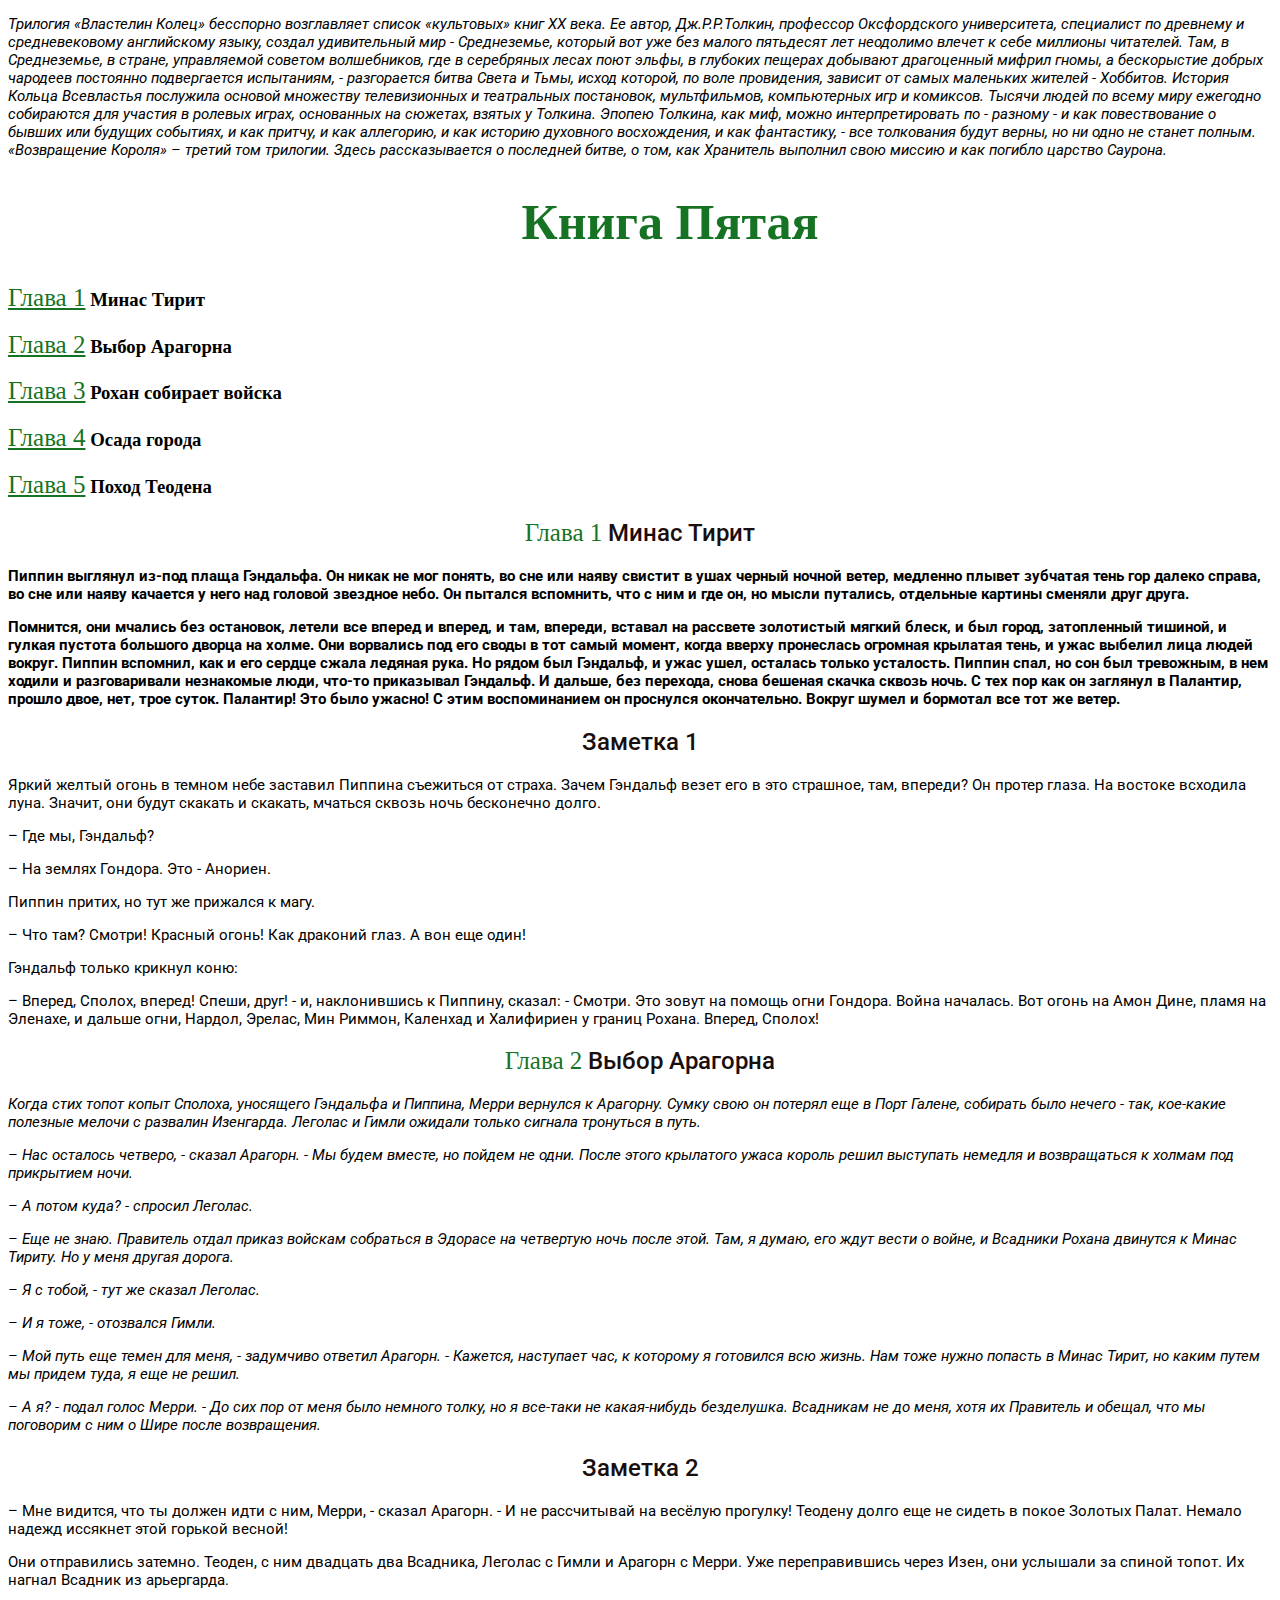
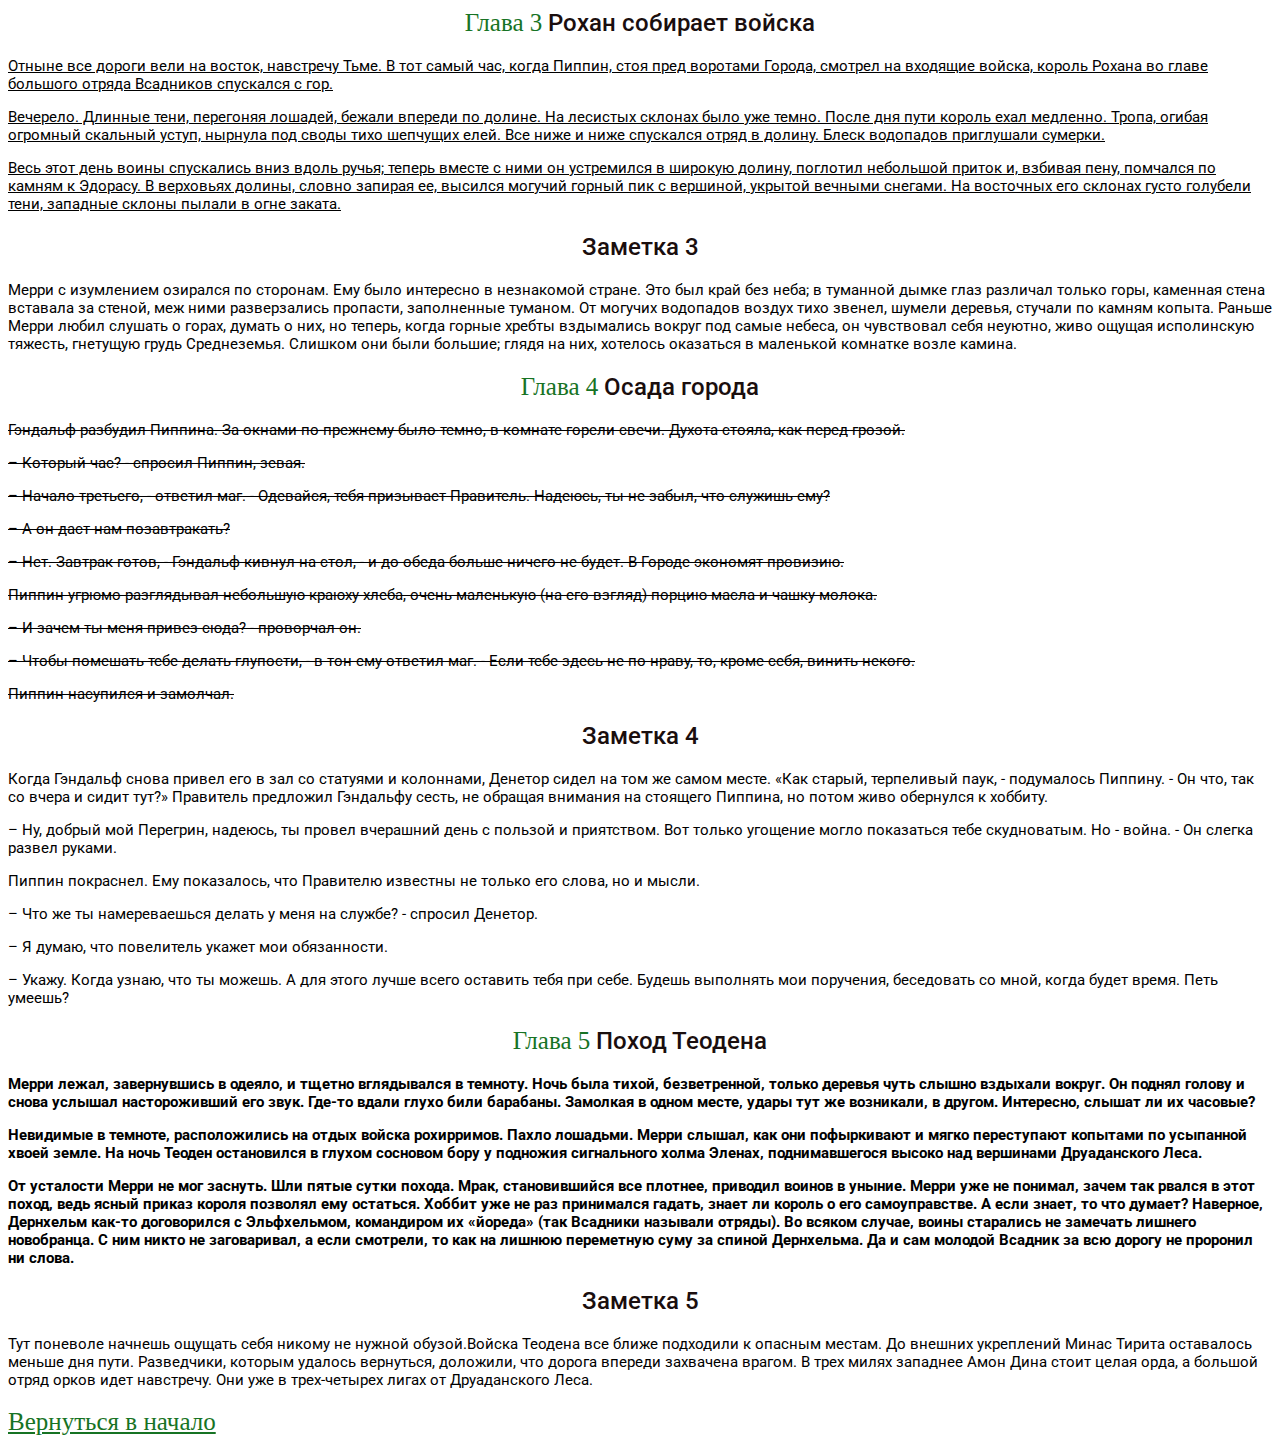
<file: dz5/index.html>
<!DOCTYPE html>
    <html lang="ru">    
    <head>
        <meta charset="utf-8">
        <meta name="viewport" content="width=device-width, initial-scale=1.0">
        <meta http-equiv="X-UA-Compatible" content="ie=edge">
        <title>Книга пятая</title>
        <link rel="stylesheet" href="mypage.css">
        <link rel="stylesheet" href="mypage.css">
        <link href="https://fonts.googleapis.com/css?family=Roboto:300,300i,400,400i,500,500i,700,700i&display=swap&subset=cyrillic,cyrillic-ext" rel="stylesheet">
    <link href="https://fonts.googleapis.com/css?family=Montserrat:400,600i|Open+Sans:400,600,700,800&display=swap" rel="stylesheet">
    <link href="https://fonts.googleapis.com/css?family=Lobster&display=swap" rel="stylesheet">
</head>
<body>
    <p><i class="zero">Трилогия «Властелин Колец» бесспорно возглавляет список «культовых» книг XX века. Ее автор, Дж.Р.Р.Толкин, профессор Оксфордского университета, специалист по древнему и средневековому английскому языку, создал удивительный мир - Среднеземье, который вот уже без малого пятьдесят лет неодолимо влечет к себе миллионы читателей. Там, в Среднеземье, в стране, управляемой советом волшебников, где в серебряных лесах поют эльфы, в глубоких пещерах добывают драгоценный мифрил гномы, а бескорыстие добрых чародеев постоянно подвергается испытаниям, - разгорается битва Света и Тьмы, исход которой, по воле провидения, зависит от самых маленьких жителей - Хоббитов. История Кольца Всевластья послужила основой множеству телевизионных и театральных постановок, мультфильмов, компьютерных игр и комиксов. Тысячи людей по всему миру ежегодно собираются для участия в ролевых играх, основанных на сюжетах, взятых у Толкина. Эпопею Толкина, как миф, можно интерпретировать по - разному - и как повествование о бывших или будущих событиях, и как притчу, и как аллегорию, и как историю духовного восхождения, и как фантастику, - все толкования будут верны, но ни одно не станет полным. «Возвращение Короля» – третий том трилогии. Здесь рассказывается о последней битве, о том, как Хранитель выполнил свою миссию и как погибло царство Саурона.</i> </p>
    <h1>Книга Пятая</h1>
    <h3><a href="#111">Глава 1</a> Минас Тирит</h3> 
    <h3><a href="#222">Глава 2</a> Выбор Арагорна</h3>
    <h3><a href="#333">Глава 3</a> Рохан собирает войска</h3>
    <h3><a href="#444">Глава 4</a> Осада города</h3>
    <h3><a href="#555">Глава 5</a> Поход Теодена</h3>       
    <h2><a id="111">Глава 1</a> Минас Тирит</h2>
            <p><b>Пиппин выглянул из-под плаща Гэндальфа. Он никак не мог понять, во сне или наяву свистит в ушах черный ночной ветер, медленно плывет зубчатая тень гор далеко справа, во сне или наяву качается у него над головой звездное небо. Он пытался вспомнить, что с ним и где он, но мысли путались, отдельные картины сменяли друг друга.</b> </p>
            <p><b>Помнится, они мчались без остановок, летели все вперед и вперед, и там, впереди, вставал на рассвете золотистый мягкий блеск, и был город, затопленный тишиной, и гулкая пустота большого дворца на холме. Они ворвались под его своды в тот самый момент, когда вверху пронеслась огромная крылатая тень, и ужас выбелил лица людей вокруг. Пиппин вспомнил, как и его сердце сжала ледяная рука. Но рядом был Гэндальф, и ужас ушел, осталась только усталость. Пиппин спал, но сон был тревожным, в нем ходили и разговаривали незнакомые люди, что-то приказывал Гэндальф. И дальше, без перехода, снова бешеная скачка сквозь ночь. С тех пор как он заглянул в Палантир, прошло двое, нет, трое суток. Палантир! Это было ужасно! С этим воспоминанием он проснулся окончательно. Вокруг шумел и бормотал все тот же ветер.</b></p>
         <h2>Заметка 1</h2>
            <p>Яркий желтый огонь в темном небе заставил Пиппина съежиться от страха. Зачем Гэндальф везет его в это страшное, там, впереди? Он протер глаза. На востоке всходила луна. Значит, они будут скакать и скакать, мчаться сквозь ночь бесконечно долго. </p>
            <p>– Где мы, Гэндальф? </p>
            <p>– На землях Гондора. Это - Анориен. </p>
            <p>Пиппин притих, но тут же прижался к магу. </p>
            <p>– Что там? Смотри! Красный огонь! Как драконий глаз. А вон еще один! </p>
            <p>Гэндальф только крикнул коню: </p>
            <p>– Вперед, Сполох, вперед! Спеши, друг! - и, наклонившись к Пиппину, сказал: - Смотри. Это зовут на помощь огни Гондора. Война началась. Вот огонь на Амон Дине, пламя на Эленахе, и дальше огни, Нардол, Эрелас, Мин Риммон, Каленхад и Халифириен у границ Рохана. Вперед, Сполох! </p>
            <h2><a id="222">Глава 2</a> Выбор Арагорна</h2> 
            <p><i>Когда стих топот копыт Сполоха, уносящего Гэндальфа и Пиппина, Мерри вернулся к Арагорну. Сумку свою он потерял еще в Порт Галене, собирать было нечего - так, кое-какие полезные мелочи с развалин Изенгарда. Леголас и Гимли ожидали только сигнала тронуться в путь. </i></p> 
            <p><i>– Нас осталось четверо, - сказал Арагорн. - Мы будем вместе, но пойдем не одни. После этого крылатого ужаса король решил выступать немедля и возвращаться к холмам под прикрытием ночи.</i></p> 
            <p><i>– А потом куда? - спросил Леголас.</i> </p>
            <p><i>– Еще не знаю. Правитель отдал приказ войскам собраться в Эдорасе на четвертую ночь после этой. Там, я думаю, его ждут вести о войне, и Всадники Рохана двинутся к Минас Тириту. Но у меня другая дорога.</i> </p>
            <p><i>– Я с тобой, - тут же сказал Леголас.</i> </p>
            <p><i>– И я тоже, - отозвался Гимли.</i> </p>
            <p><i>– Мой путь еще темен для меня, - задумчиво ответил Арагорн. - Кажется, наступает час, к которому я готовился всю жизнь. Нам тоже нужно попасть в Минас Тирит, но каким путем мы придем туда, я еще не решил.</i> </p>
            <p><i>– А я? - подал голос Мерри. - До сих пор от меня было немного толку, но я все-таки не какая-нибудь безделушка. Всадникам не до меня,  хотя их Правитель и обещал, что мы поговорим с ним о Шире после возвращения.</i> </p>
        <h2>Заметка 2</h2>
            <p>– Мне видится, что ты должен идти с ним, Мерри, - сказал Арагорн. - И не рассчитывай на весёлую прогулку! Теодену долго еще не сидеть в покое Золотых Палат. Немало надежд иссякнет этой горькой весной! </p>
            <p>Они отправились затемно. Теоден, с ним двадцать два Всадника, Леголас с Гимли и Арагорн с Мерри. Уже переправившись через Изен, они услышали за спиной топот. Их нагнал Всадник из арьергарда. </p>
            <h2><a id="333">Глава 3</a> Рохан собирает войска</h2>
            <p><ins>Отныне все дороги вели на восток, навстречу Тьме. В тот самый час, когда Пиппин, стоя пред воротами Города, смотрел на входящие войска, король Рохана во главе большого отряда Всадников спускался с гор. </ins></p>
            <p><ins>Вечерело. Длинные тени, перегоняя лошадей, бежали впереди по долине. На лесистых склонах было уже темно. После дня пути король ехал медленно. Тропа, огибая огромный скальный уступ, нырнула под своды тихо шепчущих елей. Все ниже и ниже спускался отряд в долину. Блеск водопадов приглушали сумерки. </ins></p>
            <p><ins>Весь этот день воины спускались вниз вдоль ручья; теперь вместе с ними он устремился в широкую долину, поглотил небольшой приток и, взбивая пену, помчался по камням к Эдорасу. В верховьях долины, словно запирая ее, высился могучий горный пик с вершиной, укрытой вечными снегами. На восточных его склонах густо голубели тени, западные склоны пылали в огне заката. </ins></p>
        <h2>Заметка 3 </h2>
            <p>Мерри с изумлением озирался по сторонам. Ему было интересно в незнакомой стране. Это был край без неба; в туманной дымке глаз различал только горы, каменная стена вставала за стеной, меж ними разверзались пропасти, заполненные туманом. От могучих водопадов воздух тихо звенел, шумели деревья, стучали по камням копыта. Раньше Мерри любил слушать о горах, думать о них, но теперь, когда горные хребты вздымались вокруг под самые небеса, он чувствовал себя неуютно, живо ощущая исполинскую тяжесть, гнетущую грудь Среднеземья. Слишком они были большие; глядя на них, хотелось оказаться в маленькой комнатке возле камина.</p>
            <h2><a id="444">Глава 4</a> Осада города</h2>
            <p><del>Гэндальф разбудил Пиппина. За окнами по-прежнему было темно, в комнате горели свечи. Духота стояла, как перед грозой. </del></p>
            <p><del>– Который час? - спросил Пиппин, зевая. </del></p>
            <p><del>– Начало третьего, - ответил маг. - Одевайся, тебя призывает Правитель. Надеюсь, ты не забыл, что служишь ему? </del></p>
            <p><del>– А он даст нам позавтракать? </del></p>
            <p><del>– Нет. Завтрак готов, - Гэндальф кивнул на стол, - и до обеда больше ничего не будет. В Городе экономят провизию. </del></p>
            <p><del>Пиппин угрюмо разглядывал небольшую краюху хлеба, очень маленькую (на его взгляд) порцию масла и чашку молока. </del></p>
            <p><del>– И зачем ты меня привез сюда? - проворчал он. </del></p>
            <p><del>– Чтобы помешать тебе делать глупости, - в тон ему ответил маг. - Если тебе здесь не по нраву, то, кроме себя, винить некого. </del></p>
            <p><del>Пиппин насупился и замолчал. </del></p>
        <h2>Заметка 4 </h2>
            <p>Когда Гэндальф снова привел его в зал со статуями и колоннами, Денетор сидел на том же самом месте. «Как старый, терпеливый паук, - подумалось Пиппину. - Он что, так со вчера и сидит тут?» Правитель предложил Гэндальфу сесть, не обращая внимания на стоящего Пиппина, но потом живо обернулся к хоббиту. </p>
            <p>– Ну, добрый мой Перегрин, надеюсь, ты провел вчерашний день с пользой и приятством. Вот только угощение могло показаться тебе скудноватым. Но - война. - Он слегка развел руками. </p>
            <p>Пиппин покраснел. Ему показалось, что Правителю известны не только его слова, но и мысли. </p>
            <p>– Что же ты намереваешься делать у меня на службе? - спросил Денетор. </p>
            <p>– Я думаю, что повелитель укажет мои обязанности. </p>
            <p>– Укажу. Когда узнаю, что ты можешь. А для этого лучше всего оставить тебя при себе. Будешь выполнять мои поручения, беседовать со мной, когда будет время. Петь умеешь? </p>
            <h2><a id="555">Глава 5</a> Поход Теодена</h2>
            <p><b>Мерри лежал, завернувшись в одеяло, и тщетно вглядывался в темноту. Ночь была тихой, безветренной, только деревья чуть слышно вздыхали вокруг. Он поднял голову и снова услышал настороживший его звук. Где-то вдали глухо били барабаны. Замолкая в одном месте, удары тут же возникали, в другом. Интересно, слышат ли их часовые? </b></p>
            <p><b>Невидимые в темноте, расположились на отдых войска рохирримов. Пахло лошадьми. Мерри слышал, как они пофыркивают и мягко переступают копытами по усыпанной хвоей земле. На ночь Теоден остановился в глухом сосновом бору у подножия сигнального холма Эленах, поднимавшегося высоко над вершинами Друаданского Леса. </b></p>
            <p><b>От усталости Мерри не мог заснуть. Шли пятые сутки похода. Мрак, становившийся все плотнее, приводил воинов в уныние. Мерри уже не понимал, зачем так рвался в этот поход, ведь ясный приказ короля позволял ему остаться. Хоббит уже не раз принимался гадать, знает ли король о его самоуправстве. А если знает, то что думает? Наверное, Дернхельм как-то договорился с Эльфхельмом, командиром их «йореда» (так Всадники называли отряды). Во всяком случае, воины старались не замечать лишнего новобранца. С ним никто не заговаривал, а если смотрели, то как на лишнюю переметную суму за спиной Дернхельма. Да и сам молодой Всадник за всю дорогу не проронил ни слова. </b></p>
        <h2>Заметка 5 </h2>
            <p>Тут поневоле начнешь ощущать себя никому не нужной обузой.Войска Теодена все ближе подходили к опасным местам. До внешних укреплений Минас Тирита оставалось меньше дня пути. Разведчики, которым удалось вернуться, доложили, что дорога впереди захвачена врагом. В трех милях западнее Амон Дина стоит целая орда, а большой отряд орков идет навстречу. Они уже в трех-четырех лигах от Друаданского Леса.</p>
            <h3><b><a href="#">Вернуться в начало</a></b></h3> 
        </body>
        </html>
</file>
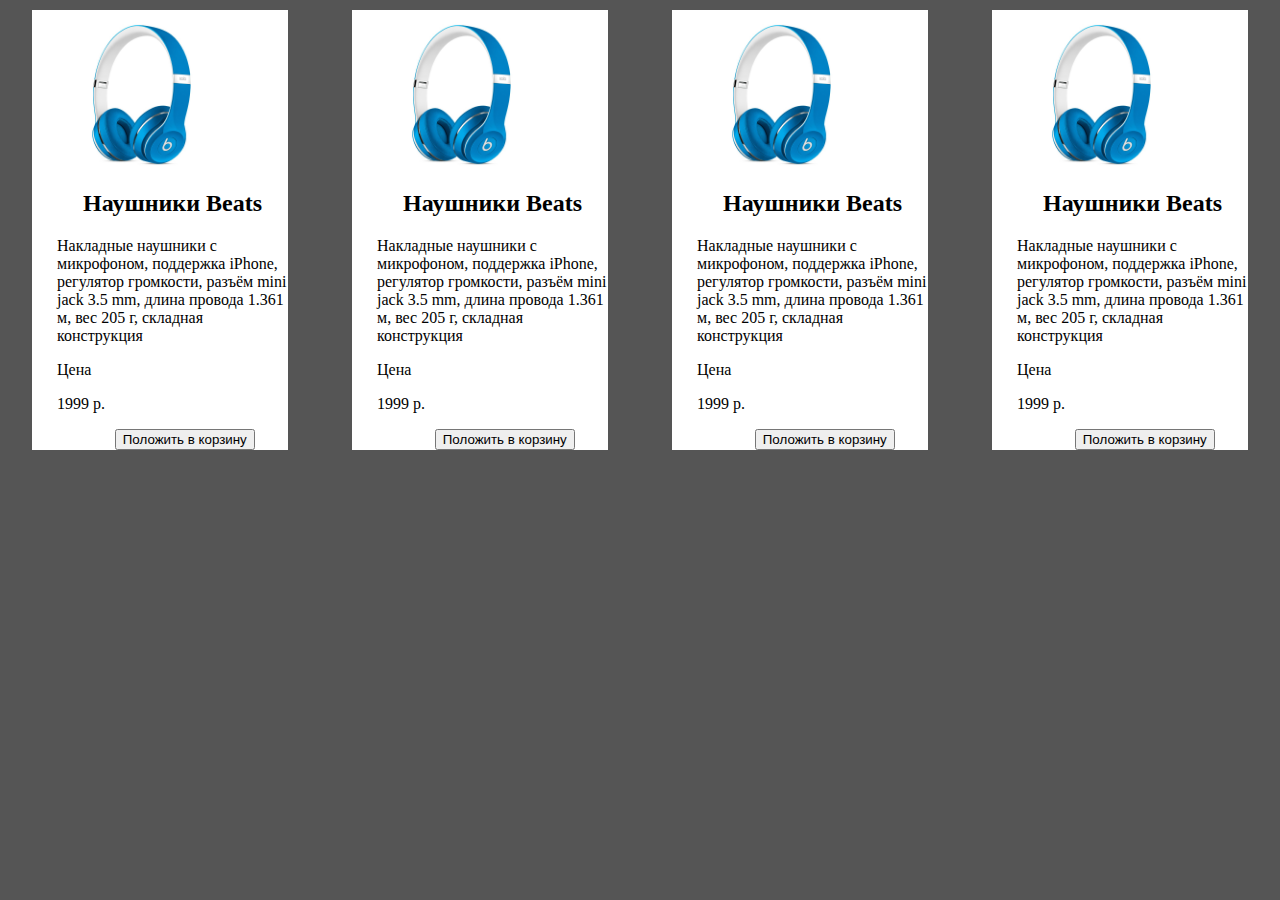
<file: dz7/index.html>
<!DOCTYPE html>
<html lang="ru">
<head>
    <meta charset="UTF-8">
    <meta name="viewport" content="width=device-width, initial-scale=1.0">
    <meta http-equiv="X-UA-Compatible" content="ie=edge">
    <title>Карточка товара</title>
    <link rel="stylesheet" href="css/main.css">
</head>
<body>
    <div class="wrap">
        <div class="card">
            <div class="inner__img">
                <img src="img/phone.jpg" alt="">
            </div>
            <div class="inner__text">
                <h2>Наушники Beats</h2>
                <p>Накладные наушники с микрофоном, поддержка iPhone, регулятор громкости, разъём mini jack 3.5 mm, длина провода 1.361 м, вес 205 г, складная конструкция</p>
                <p>Цена</p>
                <p class="cost">1999 р.</p>
                <input type="button" value="Положить в корзину">
            </div>
        </div>
        <div class="card1">
            <div class="inner__img">
                <img src="img/phone.jpg" alt="">
            </div>
            <div class="inner__text">
                <h2>Наушники Beats</h2>
                <p>Накладные наушники с микрофоном, поддержка iPhone, регулятор громкости, разъём mini jack 3.5 mm, длина провода 1.361 м, вес 205 г, складная конструкция</p>
                <p>Цена</p>
                <p class="cost">1999 р.</p>
                <input type="button" value="Положить в корзину">
            </div>
        </div>
        <div class="card2">
            <div class="inner__img">
                <img src="img/phone.jpg" alt="">
            </div>
            <div class="inner__text">
                <h2>Наушники Beats</h2>
                <p>Накладные наушники с микрофоном, поддержка iPhone, регулятор громкости, разъём mini jack 3.5 mm, длина провода 1.361 м, вес 205 г, складная конструкция</p>
                <p>Цена</p>
                <p class="cost">1999 р.</p>
                <input type="button" value="Положить в корзину">
            </div>
        </div>
        <div class="card3">
            <div class="inner__img">
                <img src="img/phone.jpg" alt="">
            </div>
            <div class="inner__text">
                <h2>Наушники Beats</h2>
                <p>Накладные наушники с микрофоном, поддержка iPhone, регулятор громкости, разъём mini jack 3.5 mm, длина провода 1.361 м, вес 205 г, складная конструкция</p>
                <p>Цена</p>
                <p class="cost">1999 р.</p>
                <input type="button" value="Положить в корзину">
            </div>
        </div>
    </div>
</body>
</html>
</file>
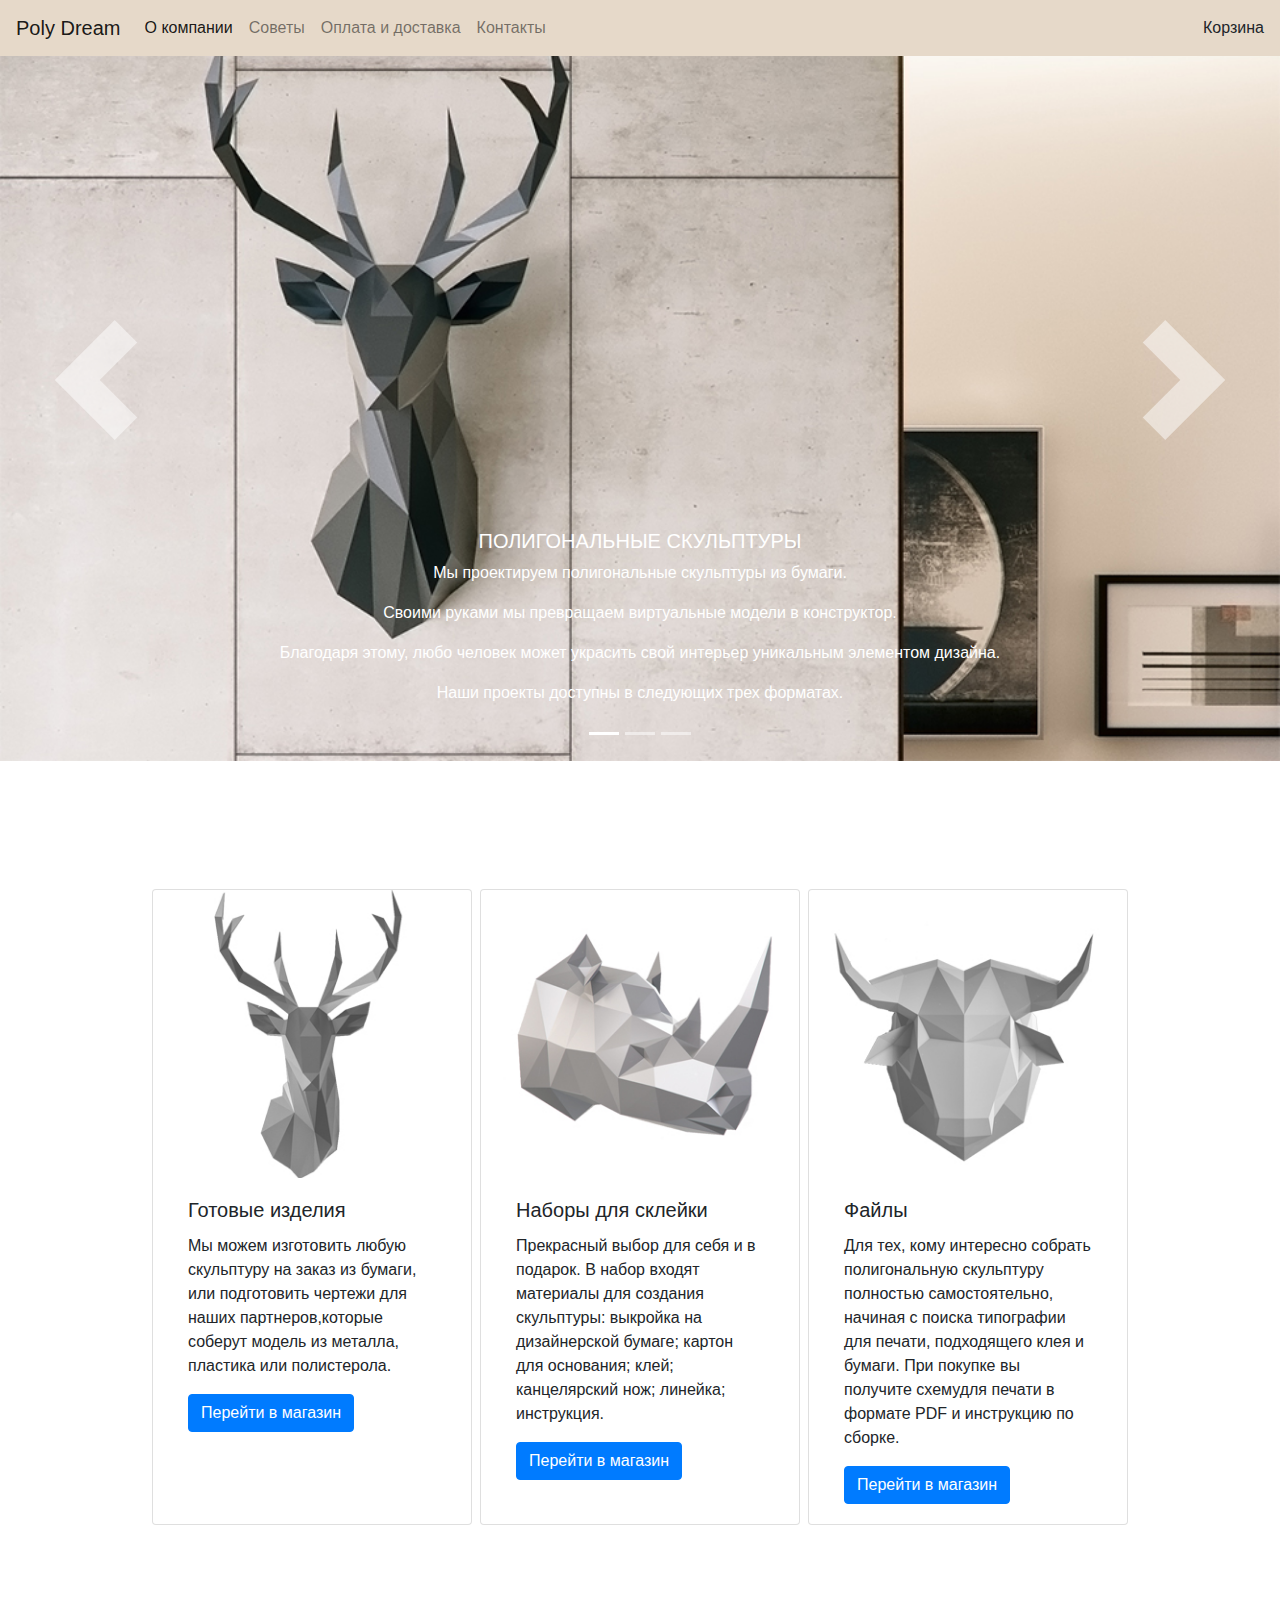
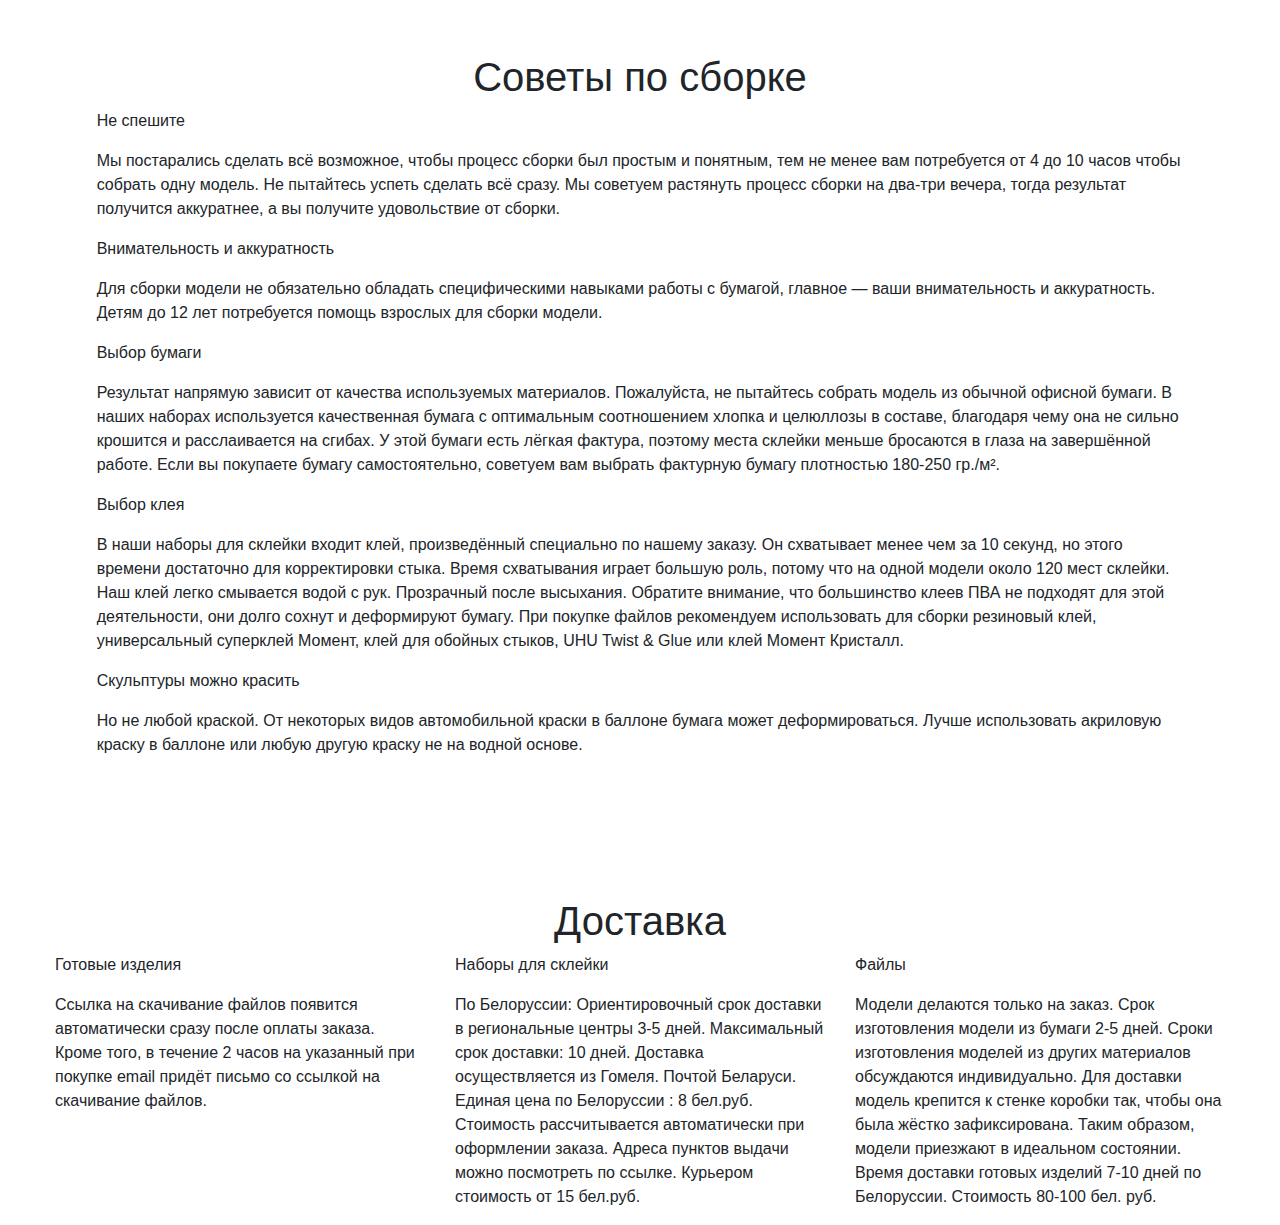
<file: dz9.1/index.html>
<!doctype html>
<html lang="ru">
  <head>
    <!-- Required meta tags -->
    <meta charset="utf-8">
    <meta name="viewport" content="width=device-width, initial-scale=1, shrink-to-fit=no">

    <!-- Bootstrap CSS -->
    <link rel="stylesheet" href="https://stackpath.bootstrapcdn.com/bootstrap/4.3.1/css/bootstrap.min.css" integrity="sha384-ggOyR0iXCbMQv3Xipma34MD+dH/1fQ784/j6cY/iJTQUOhcWr7x9JvoRxT2MZw1T" crossorigin="anonymous">
    <!-- подключаем свои стили для корректировки отображения на странице -->
    <link rel="stylesheet" href="css/main.css">
    <title>Изучаем Bootstrap 4</title>
  </head>
  <body>
    <!-- навигационная панель -->
      <nav class="navbar navbar-expand-lg navbar-light bg_nav_me fixed-top">
           <a class="navbar-brand" href="#">Poly Dream</a>
          <button class="navbar-toggler" type="button" data-toggle="collapse" data-target="#navbarSupportedContent" aria-controls="navbarSupportedContent" aria-expanded="false" aria-label="Toggle navigation">
            <span class="navbar-toggler-icon"></span>
          </button>
        
          <div class="collapse navbar-collapse" id="navbarSupportedContent">
            <ul class="navbar-nav mr-auto">
              <li class="nav-item active">
                <a class="nav-link" href="#">О компании <span class="sr-only">(current)</span></a>
              </li>
              <li class="nav-item ">
                <a class="nav-link" href="#onas">Советы</a>
              </li>
              <li class="nav-item">
                <a class="nav-link" href="#">Оплата и доставка</a>
              </li>
              <li class="nav-item">
                <a class="nav-link" href="#">Контакты</a>
              </li>
            </ul>
            Корзина
          </div>
        </nav>
        <!-- ---------------------------------------------------- -->
    <div class="container">

      <div class="row">
        <div class="row-left col-md-4">
            
        </div>
        <div class="row-right col-md-8">
           
        </div>
      </div>
      
      
    </div>
    <!-- Карусель начало -->
     <div class="bd-example">
        <div id="carouselExampleCaptions" class="carousel slide" data-ride="carousel">
          <ol class="carousel-indicators">
            <li data-target="#carouselExampleCaptions" data-slide-to="0" class="active"></li>
            <li data-target="#carouselExampleCaptions" data-slide-to="1"></li>
            <li data-target="#carouselExampleCaptions" data-slide-to="2"></li>
          </ol>
          <div class="carousel-inner">
            <div class="carousel-item active">
              <img src="images/002.jpg" class="d-block w-100" alt="...">
              <div class="carousel-caption d-none d-md-block">
                <h5>ПОЛИГОНАЛЬНЫЕ СКУЛЬПТУРЫ</h5>
                <p>Мы проектируем полигональные скульптуры из бумаги.</p> 
                    <p>Своими руками мы превращаем виртуальные модели в конструктор.</p>
                    <p>Благодаря этому, любо человек может украсить свой интерьер уникальным элементом дизайна.</p>
                        <p> Наши проекты доступны в следующих трех форматах.</p>
              </div>
            </div>
            <div class="carousel-item">
              <img src="images/003.jpg" class="d-block w-100" alt="...">
              <div class="carousel-caption d-none d-md-block">
                
              </div>
            </div>
            <div class="carousel-item">
              <img src="images/004.jpg" class="d-block w-100" alt="...">
              <div class="carousel-caption d-none d-md-block">
                
              </div>
            </div>
          </div>
          <a class="carousel-control-prev" href="#carouselExampleCaptions" role="button" data-slide="prev">
            <span class="carousel-control-prev-icon" aria-hidden="true"></span>
            <span class="sr-only">Previous</span>
          </a>
          <a class="carousel-control-next" href="#carouselExampleCaptions" role="button" data-slide="next">
            <span class="carousel-control-next-icon" aria-hidden="true"></span>
            <span class="sr-only">Next</span>
          </a>
        </div>
      </div>
    <!-- карусель окончание -->
    <!-- карточки товаров начало -->
<div class="container-fluid">
    <p id="onas" class="p_hide">Раздел в котором описано кто мы такие</p>
    
    <div class="row justify-content-center">
  <!-- 1-z карточка -->
  <div class="card col-md-3 col-sm-4 m-1">
      <img src="images/005.jpg" class="card-img-top" alt="...">
      <div class="card-body">
        <h5 class="card-title">Готовые изделия</h5>
        <p class="card-text">Мы можем изготовить любую скульптуру на заказ из бумаги, или подготовить чертежи для наших партнеров,которые соберут модель из металла, пластика или полистерола.</p>
        <a href="#" class="btn btn-primary">Перейти в магазин</a>
      </div>
    </div>
  <!-- 2-z карточка -->
  <div class="card col-md-3 col-sm-4 m-1">
        <img src="images/006.jpg" class="card-img-top" alt="...">
        <div class="card-body">
          <h5 class="card-title">Наборы для склейки</h5>
          <p class="card-text">Прекрасный выбор для себя и в подарок. В набор входят материалы для создания скульптуры: выкройка на дизайнерской бумаге; картон для основания; клей; канцелярский нож; линейка; инструкция.</p>
          <a href="#" class="btn btn-primary">Перейти в магазин</a>
        </div>
      </div>
        <!-- 3-z карточка -->
  
      <div class="card col-md-3 col-sm-4 m-1">
          <img src="images/007.jpg" class="card-img-top" alt="...">
          <div class="card-body">
            <h5 class="card-title">Файлы</h5>
            <p class="card-text">Для тех, кому интересно собрать полигональную скульптуру полностью самостоятельно, начиная с поиска типографии для печати, подходящего клея и бумаги. При покупке вы получите схемудля печати в формате PDF и инструкцию по сборке.</p>
            <a href="#" class="btn btn-primary">Перейти в магазин</a>
          </div>
        </div>
         
    </div>
    
  </div>
  
    <div class="container-fluid">
      <p id="onas" class="p_hide">Раздел в котором описано кто мы такие</p>
      <div class="row justify-content-center">

        <h1>Советы по сборке</h1>
        <div class="row">
            <div class="row justify-content-center">
         
          <div class="col-md-10">
            
              <p>Не спешите</p>
             
              <p>Мы постарались сделать всё возможное, чтобы процесс сборки был простым и понятным, тем не менее вам потребуется от 4 до 10 часов чтобы собрать одну модель. Не пытайтесь успеть сделать всё сразу. Мы советуем растянуть процесс сборки на два-три вечера, тогда результат получится аккуратнее, а вы получите удовольствие от сборки.</p>
          </div>
          <div class="col-md-10">
              <p>Внимательность и аккуратность</p>
            
              <p>Для сборки модели не обязательно обладать специфическими навыками работы с бумагой, главное — ваши внимательность и аккуратность. Детям до 12 лет потребуется помощь взрослых для сборки модели.</p>
          </div>
          <div class="col-md-10">
              <p>Выбор бумаги</p>
      
              <p>Результат напрямую зависит от качества используемых материалов. Пожалуйста, не пытайтесь собрать модель из обычной офисной бумаги. В наших наборах используется качественная бумага с оптимальным соотношением хлопка и целюллозы в составе, благодаря чему она не сильно крошится и расслаивается на сгибах. У этой бумаги есть лёгкая фактура, поэтому места склейки меньше бросаются в глаза на завершённой работе. Если вы покупаете бумагу самостоятельно, советуем вам выбрать фактурную бумагу плотностью 180-250 гр./м².</p>
            </div>
            <div class="col-md-10">
                <p>Выбор клея</p>
             
              
              <p>В наши наборы для склейки входит клей, произведённый специально по нашему заказу. Он схватывает менее чем за 10 секунд, но этого времени достаточно для корректировки стыка. Время схватывания играет большую роль, потому что на одной модели около 120 мест склейки. Наш клей легко смывается водой с рук. Прозрачный после высыхания. Обратите внимание, что большинство клеев ПВА не подходят для этой деятельности, они долго сохнут и деформируют бумагу. При покупке файлов рекомендуем использовать для сборки резиновый клей, универсальный суперклей Момент, клей для обойных стыков, UHU Twist & Glue или клей Момент Кристалл.</p>
              </div>
                <div class="col-md-10">
              <p>Скульптуры можно красить</p>
            
              <p>Но не любой краской. От некоторых видов автомобильной краски в баллоне бумага может деформироваться. Лучше использовать акриловую краску в баллоне или любую другую краску не на водной основе.</p>
              
          </div>
        </div>
        <div class="container">
      <p id="onas" class="p_hide">Раздел в котором описано кто мы такие</p>
      <div class="row">
          <div class="row justify-content-center">
        <h1>Доставка</h1>
        
        <div class="row">
          <div class="col-md-4">
              
                <p>Готовые изделия</p>

                
              <p>Ссылка на скачивание файлов появится автоматически сразу после оплаты заказа. Кроме того, в течение 2 часов на указанный при покупке email придёт письмо со ссылкой на скачивание файлов.</p>
          </div>
          <div class="col-md-4">
              
              <p>Наборы для склейки</p>
              <p>По Белоруссии: Ориентировочный срок доставки в региональные центры 3-5 дней. Максимальный срок доставки: 10 дней. Доставка осуществляется из Гомеля.

                  Почтой Беларуси. Единая цена по Белоруссии : 8 бел.руб. 
                   Стоимость рассчитывается автоматически при оформлении заказа. Адреса пунктов выдачи можно посмотреть по ссылке.
                  Курьером стоимость от 15 бел.руб.
                   </p>
          </div>
          <div class="col-md-4">
        <p>Файлы</p>
              <p>Модели делаются только на заказ. Срок изготовления модели из бумаги  2-5 дней. Сроки изготовления моделей из других материалов обсуждаются индивидуально.

                  Для доставки модель крепится к стенке коробки так, чтобы она была жёстко зафиксирована. Таким образом, модели приезжают в идеальном состоянии. Время доставки готовых изделий 7-10 дней по Белоруссии. Стоимость 80-100 бел. руб.</p>
            
                 
         </div>   
         </div>
</div>


    <!-- Optional JavaScript -->
    <!-- jQuery first, then Popper.js, then Bootstrap JS -->
    <script src="https://code.jquery.com/jquery-3.3.1.slim.min.js" integrity="sha384-q8i/X+965DzO0rT7abK41JStQIAqVgRVzpbzo5smXKp4YfRvH+8abtTE1Pi6jizo" crossorigin="anonymous"></script>
    <script src="https://cdnjs.cloudflare.com/ajax/libs/popper.js/1.14.7/umd/popper.min.js" integrity="sha384-UO2eT0CpHqdSJQ6hJty5KVphtPhzWj9WO1clHTMGa3JDZwrnQq4sF86dIHNDz0W1" crossorigin="anonymous"></script>
    <script src="https://stackpath.bootstrapcdn.com/bootstrap/4.3.1/js/bootstrap.min.js" integrity="sha384-JjSmVgyd0p3pXB1rRibZUAYoIIy6OrQ6VrjIEaFf/nJGzIxFDsf4x0xIM+B07jRM" crossorigin="anonymous"></script>
  </body>
</html>
</file>
<file: dz10/css/main.css>
.me_h1{
    margin-top: 100px;
}

.p_hide{
    visibility: hidden;
    /* display: none; */
    margin-bottom: 100px;
}

.bg_nav_me{
    background-color: rgb(230, 217, 201);
}

.carousel-control-next-icon, .carousel-control-prev-icon{
    width: 120px;
    height: 120px;
}
.btn-me {
    background-color:rgb(77, 75, 61);
    

}
h1 {
    color:  rgb(85, 66, 66);
    font-size: 50px;
    font-family:;
    text-align: center;
    padding-left: 60px; 
}
i {
    color:  rgb(148, 126, 101);
    font-size: 20px;
    font-family:;
    text-align: 
    padding-left: 60px; 

}


h6 {color:  rgb(255, 255, 255);
    font-size: 50px;
    font-family:;
    text-align: 
    padding-left: 60px; 
}
.h7  {color:  rgb(255, 255, 255);
    font-size: 50px;
    font-family:;
    text-align: 
    padding-left: 60px; 


}
.h9{color:  rgb(255, 255, 255);
    font-size: 50px;
    font-family:;
    text-align: 
    padding-left: 60px; 
}
</file>
<file: dz4/mypage.css>
h1 {
    color:  rgb(23, 115, 36);
    font-size: 50px;
    font-family: 'Caveat', cursive;
    text-align: center;
    padding-left: 60px; 
}
H2 {
color: #1a0e0e;
font-size: 24px;
text-align: center;
font-family: 'Roboto', sans-serif;
font-weight: 500;

}
 
p {
color: #000000;
font-size: 15px;
font-family: 'Roboto', sans-serif;
font-weight: 400;
text-align: left;
}

a {color:rgb(23, 115, 36);
    font-family: 'Caveat', cursive;
  font-weight: 500;
  font-size: 25px;
</file>
<file: dz5/mypage.css>
h1 {
    color:  rgb(23, 115, 36);
    font-size: 50px;
    font-family: 'Caveat', cursive;
    text-align: center;
    padding-left: 60px; 
}
H2 {
color: #1a0e0e;
font-size: 24px;
text-align: center;
font-family: 'Roboto', sans-serif;
font-weight: 500;

}
 
p {
color: #000000;
font-size: 15px;
font-family: 'Roboto', sans-serif;
font-weight: 400;
text-align: left;
}

a {color:rgb(23, 115, 36);
    font-family: 'Caveat', cursive;
  font-weight: 500;
  font-size: 25px;
</file>
<file: dz7/css/main.css>
body{
    padding: 0;
    margin: 0;
    background-color: #555;
}
.wrap{display:flex;
flex-direction: row;
flex-grow:1;
align-content: stretch;
}

.card{
    width: 20%;
    height: 100%;
    
    overflow: auto;
    margin: 10px auto;
    background-color: #fff;
    display: flex;
    flex-direction: column; 
}
.card1{
    width:20%;
    height: auto;
   
    overflow: auto;
    margin: 10px auto;
    background-color: #fff;
    display: flex;
    flex-direction: column;
}
.card2{
    width: 20%;
    height: auto;
  
    overflow: auto;
    margin: 10px auto;
    background-color: #fff;
    display: flex;
    flex-direction: column;
}
.card3{
    width: 20%;
    height: auto;
  
    overflow: auto;
    margin: 10px auto;
    background-color: #fff;
    display: flex;
    flex-direction: column;
}

.inner__img img{
    width: 80%;
   
}

.inner__img{
   
    flex-grow: 1;
    align-self: center;
    padding-right:15%;
    padding-left: 15%; 
    padding-top: 5%; 
    }

.inner__text{
    /* width: 65%; */
    flex-grow: 2;
    align-self: center;
    margin-left: 25px;
}

.inner__text h2{
    text-align: center;
}
.inner__text input{
    text-align: auto;
    margin-left:25%; 

}
</file>
<file: dz9.1/css/main.css>
.me_h1{
    margin-top: 100px;
}

.p_hide{
    visibility: hidden;
    /* display: none; */
    margin-bottom: 100px;
}

.bg_nav_me{
    background-color: rgb(230, 217, 201);
}

.carousel-control-next-icon, .carousel-control-prev-icon{
    width: 120px;
    height: 120px;
}
</file>
